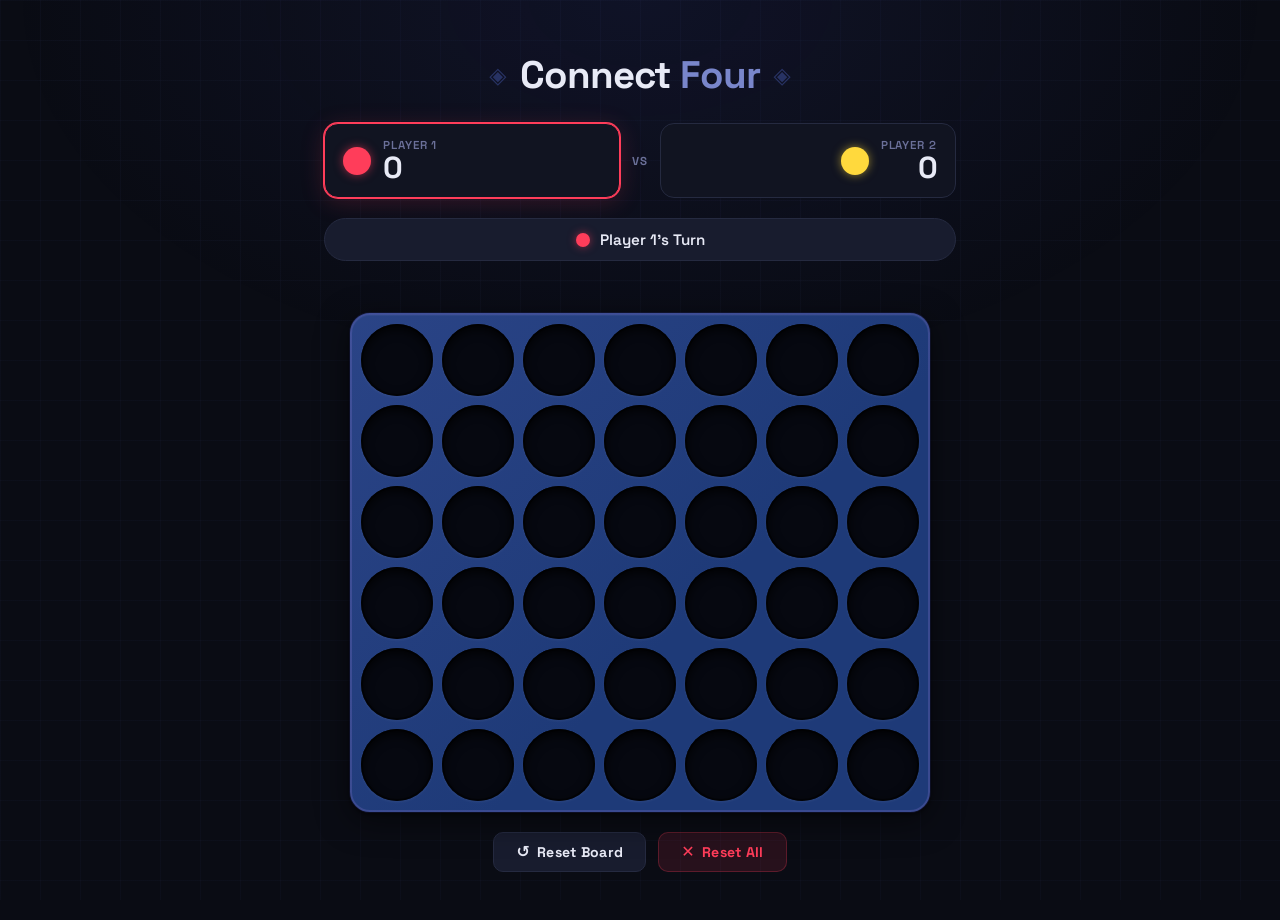
<file: Connect-Four/index.html>
<!DOCTYPE html>
<html lang="en">
<head>
  <meta charset="UTF-8" />
  <meta name="viewport" content="width=device-width, initial-scale=1.0" />
  <title>Connect Four</title>
  <link rel="stylesheet" href="style.css" />
</head>
<body>

  <!-- ===== BACKGROUND GRID DECORATION ===== -->
  <div class="bg-grid" aria-hidden="true"></div>

  <!-- ===== APP WRAPPER ===== -->
  <div class="app-wrapper">

    <!-- ===== HEADER ===== -->
    <header class="site-header">
      <div class="logo-mark" aria-hidden="true">◈</div>
      <h1 class="site-title">Connect <span>Four</span></h1>
      <div class="logo-mark" aria-hidden="true">◈</div>
    </header>

    <!-- ===== SCORE LEDGER ===== -->
    <section class="score-ledger" aria-label="Score board">
      <div class="score-card score-card--p1" id="score-card-p1">
        <div class="score-card__token" aria-hidden="true"></div>
        <div class="score-card__info">
          <span class="score-card__label">Player 1</span>
          <span class="score-card__value" id="score-p1">0</span>
        </div>
      </div>

      <div class="score-divider" aria-hidden="true">VS</div>

      <div class="score-card score-card--p2" id="score-card-p2">
        <div class="score-card__info score-card__info--right">
          <span class="score-card__label">Player 2</span>
          <span class="score-card__value" id="score-p2">0</span>
        </div>
        <div class="score-card__token" aria-hidden="true"></div>
      </div>
    </section>

    <!-- ===== TURN BANNER ===== -->
    <div class="turn-banner" id="turn-banner" aria-live="polite" aria-atomic="true">
      <div class="turn-banner__pip" id="turn-pip" aria-hidden="true"></div>
      <span id="turn-text">Player 1's Turn</span>
    </div>

    <!-- ===== GAME BOARD AREA ===== -->
    <main class="board-area" aria-label="Game board">

      <!-- Column hover preview indicators -->
      <div class="col-previews" id="col-previews" aria-hidden="true">
        <!-- 7 preview arrows injected by JS -->
      </div>

      <!-- The board frame -->
      <div class="board-frame">
        <!-- 7 clickable column overlays + 6×7 cell grid injected by JS -->
        <div class="board-grid" id="board-grid" role="grid" aria-label="Connect Four board, 6 rows by 7 columns">
        </div>

        <!-- Column click targets injected by JS -->
        <div class="col-targets" id="col-targets" aria-label="Column selectors"></div>
      </div>

    </main>

    <!-- ===== ACTION BUTTONS ===== -->
    <div class="action-row">
      <button class="btn btn--secondary" id="btn-reset-board" type="button">
        <span class="btn__icon" aria-hidden="true">↺</span> Reset Board
      </button>
      <button class="btn btn--danger" id="btn-reset-all" type="button">
        <span class="btn__icon" aria-hidden="true">✕</span> Reset All
      </button>
    </div>

  </div><!-- /app-wrapper -->

  <!-- ===== WIN / DRAW MODAL ===== -->
  <div class="modal-backdrop" id="modal-backdrop" role="dialog" aria-modal="true" aria-labelledby="modal-title" hidden>
    <div class="modal">
      <div class="modal__trophy" id="modal-trophy" aria-hidden="true">🏆</div>
      <h2 class="modal__title" id="modal-title">Player 1 Wins!</h2>
      <p class="modal__subtitle" id="modal-subtitle">4 in a row — magnificent!</p>
      <div class="modal__actions">
        <button class="btn btn--primary" id="modal-play-again" type="button">Play Again</button>
        <button class="btn btn--secondary" id="modal-reset-all" type="button">Reset Scores</button>
      </div>
    </div>
  </div>

  <script src="script.js"></script>
</body>
</html>
</file>
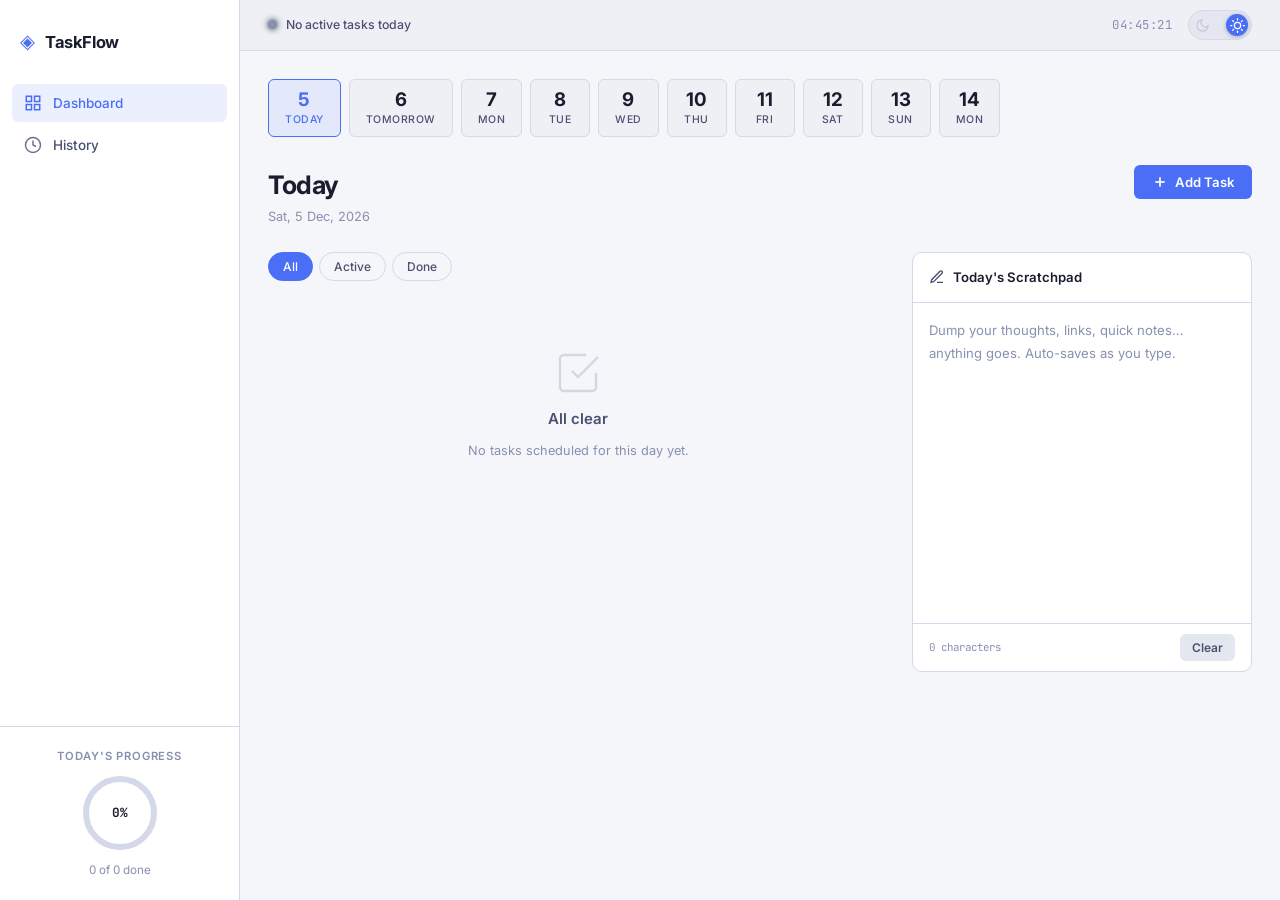
<file: To-Do-List-App/index.html>
<!DOCTYPE html>
<html lang="en">
<head>
  <meta charset="UTF-8">
  <meta name="viewport" content="width=device-width, initial-scale=1.0">
  <title>TaskFlow — Productivity Dashboard</title>
  <link rel="stylesheet" href="style.css">
  <link rel="preconnect" href="https://fonts.googleapis.com">
  <link href="https://fonts.googleapis.com/css2?family=Inter:wght@300;400;500;600;700&family=JetBrains+Mono:wght@400;500&display=swap" rel="stylesheet">
</head>
<body>

  <div class="app-shell">

    <!-- SIDEBAR -->
    <aside class="sidebar" id="sidebar">
      <div class="sidebar-header">
        <div class="logo">
          <span class="logo-icon">◈</span>
          <span class="logo-text">TaskFlow</span>
        </div>
        <button class="sidebar-toggle" id="sidebarToggle" aria-label="Toggle sidebar">
          <span></span><span></span><span></span>
        </button>
      </div>

      <nav class="sidebar-nav">
        <button class="nav-item active" data-view="dashboard">
          <svg width="18" height="18" viewBox="0 0 24 24" fill="none" stroke="currentColor" stroke-width="2"><rect x="3" y="3" width="7" height="7"/><rect x="14" y="3" width="7" height="7"/><rect x="14" y="14" width="7" height="7"/><rect x="3" y="14" width="7" height="7"/></svg>
          <span>Dashboard</span>
        </button>
        <button class="nav-item" data-view="history">
          <svg width="18" height="18" viewBox="0 0 24 24" fill="none" stroke="currentColor" stroke-width="2"><circle cx="12" cy="12" r="10"/><polyline points="12,6 12,12 16,14"/></svg>
          <span>History</span>
        </button>
      </nav>

      <div class="sidebar-stats">
        <p class="stats-label">Today's Progress</p>
        <div class="progress-ring-wrap">
          <svg class="progress-ring" width="80" height="80" viewBox="0 0 80 80">
            <circle class="progress-ring-bg" cx="40" cy="40" r="34" fill="none" stroke-width="6"/>
            <circle class="progress-ring-fill" id="progressRing" cx="40" cy="40" r="34" fill="none" stroke-width="6" stroke-linecap="round" transform="rotate(-90 40 40)"/>
          </svg>
          <span class="progress-pct" id="progressPct">0%</span>
        </div>
        <p class="stats-sub" id="statsSub">0 of 0 done</p>
      </div>
    </aside>

    <!-- MAIN CONTENT -->
    <main class="main-content" id="mainContent">

      <!-- WORKLOAD STATUS BAR -->
      <div class="workload-bar" id="workloadBar">
        <div class="workload-indicator" id="workloadIndicator">
          <span class="workload-dot" id="workloadDot"></span>
          <span class="workload-label" id="workloadLabel">No tasks today</span>
        </div>
        <div class="bar-right">
          <div class="live-clock" id="liveClock"></div>
          <button class="theme-toggle" id="themeToggle" aria-label="Toggle light/dark mode" title="Toggle theme">
            <span class="theme-icon theme-icon-moon">
              <svg width="15" height="15" viewBox="0 0 24 24" fill="none" stroke="currentColor" stroke-width="2" stroke-linecap="round"><path d="M21 12.79A9 9 0 1111.21 3 7 7 0 0021 12.79z"/></svg>
            </span>
            <span class="theme-icon theme-icon-sun">
              <svg width="15" height="15" viewBox="0 0 24 24" fill="none" stroke="currentColor" stroke-width="2" stroke-linecap="round"><circle cx="12" cy="12" r="5"/><line x1="12" y1="1" x2="12" y2="3"/><line x1="12" y1="21" x2="12" y2="23"/><line x1="4.22" y1="4.22" x2="5.64" y2="5.64"/><line x1="18.36" y1="18.36" x2="19.78" y2="19.78"/><line x1="1" y1="12" x2="3" y2="12"/><line x1="21" y1="12" x2="23" y2="12"/><line x1="4.22" y1="19.78" x2="5.64" y2="18.36"/><line x1="18.36" y1="5.64" x2="19.78" y2="4.22"/></svg>
            </span>
          </button>
        </div>
      </div>

      <!-- DASHBOARD VIEW -->
      <div class="view" id="view-dashboard">

        <!-- DATE CAROUSEL -->
        <section class="date-carousel-section" aria-label="Date navigation">
          <div class="date-carousel" id="dateCarousel" role="tablist"></div>
        </section>

        <!-- SELECTED DATE HEADER -->
        <div class="day-header">
          <div>
            <h1 class="day-title" id="dayTitle">Today</h1>
            <p class="day-subtitle" id="daySubtitle"></p>
          </div>
          <button class="btn btn-primary" id="openAddTask">
            <svg width="16" height="16" viewBox="0 0 24 24" fill="none" stroke="currentColor" stroke-width="2.5"><line x1="12" y1="5" x2="12" y2="19"/><line x1="5" y1="12" x2="19" y2="12"/></svg>
            Add Task
          </button>
        </div>

        <div class="workspace">

          <!-- TASK PANEL -->
          <section class="task-panel">

            <!-- FILTERS -->
            <div class="filter-bar">
              <button class="filter-btn active" data-filter="all">All</button>
              <button class="filter-btn" data-filter="active">Active</button>
              <button class="filter-btn" data-filter="done">Done</button>
            </div>

            <!-- TASK LIST -->
            <div class="task-list" id="taskList" role="list">
              <div class="empty-state" id="emptyState">
                <div class="empty-icon">
                  <svg width="48" height="48" viewBox="0 0 24 24" fill="none" stroke="currentColor" stroke-width="1.2"><path d="M9 11l3 3L22 4"/><path d="M21 12v7a2 2 0 01-2 2H5a2 2 0 01-2-2V5a2 2 0 012-2h11"/></svg>
                </div>
                <p class="empty-title">All clear</p>
                <p class="empty-sub">No tasks scheduled for this day yet.</p>
              </div>
            </div>
          </section>

          <!-- SCRATCHPAD (today only) -->
          <section class="scratchpad-panel" id="scratchpadPanel">
            <div class="scratchpad-header">
              <div class="scratchpad-title-row">
                <svg width="16" height="16" viewBox="0 0 24 24" fill="none" stroke="currentColor" stroke-width="2"><path d="M12 20h9"/><path d="M16.5 3.5a2.121 2.121 0 013 3L7 19l-4 1 1-4 12.5-12.5z"/></svg>
                <h2>Today's Scratchpad</h2>
              </div>
              <span class="scratchpad-saved" id="scratchpadSaved"></span>
            </div>
            <textarea
              class="scratchpad-area"
              id="scratchpadArea"
              placeholder="Dump your thoughts, links, quick notes… anything goes. Auto-saves as you type."
              spellcheck="true"
              aria-label="Scratchpad"
            ></textarea>
            <div class="scratchpad-footer">
              <span class="scratchpad-chars" id="scratchpadChars">0 characters</span>
              <button class="btn btn-ghost btn-sm" id="clearScratchpad">Clear</button>
            </div>
          </section>

        </div>
      </div>

      <!-- HISTORY VIEW -->
      <div class="view hidden" id="view-history">
        <div class="history-header">
          <h1 class="day-title">10-Day History</h1>
          <p class="day-subtitle">Completed and missed tasks from the past 10 days. Auto-purged after 10 days.</p>
        </div>
        <div class="history-list" id="historyList"></div>
      </div>

    </main>
  </div>

  <!-- ADD / EDIT TASK MODAL -->
  <div class="modal-overlay" id="taskModal" role="dialog" aria-modal="true" aria-label="Task editor">
    <div class="modal">
      <div class="modal-header">
        <h2 class="modal-title" id="modalTitle">New Task</h2>
        <button class="modal-close" id="modalClose" aria-label="Close">
          <svg width="18" height="18" viewBox="0 0 24 24" fill="none" stroke="currentColor" stroke-width="2"><line x1="18" y1="6" x2="6" y2="18"/><line x1="6" y1="6" x2="18" y2="18"/></svg>
        </button>
      </div>
      <div class="modal-body">
        <div class="form-group">
          <label class="form-label" for="taskTitle">Task Title <span class="required">*</span></label>
          <input class="form-input" type="text" id="taskTitle" placeholder="What needs to be done?" maxlength="120" autocomplete="off">
        </div>
        <div class="form-group">
          <label class="form-label" for="taskTime">Target Completion Time</label>
          <input class="form-input" type="time" id="taskTime">
        </div>
        <div class="form-group">
          <button type="button" class="desc-toggle" id="descToggle" aria-expanded="false" aria-controls="descWrapper">
            <svg width="14" height="14" viewBox="0 0 24 24" fill="none" stroke="currentColor" stroke-width="2"><polyline points="6 9 12 15 18 9"/></svg>
            Add description / notes
          </button>
          <div class="desc-wrapper collapsed" id="descWrapper">
            <textarea class="form-input form-textarea" id="taskDesc" placeholder="Steps, links, context — whatever helps…" maxlength="1000"></textarea>
            <p class="char-count"><span id="descCount">0</span>/1000</p>
          </div>
        </div>
        <div class="form-group">
          <label class="form-label">Schedule For</label>
          <div class="schedule-date-display" id="scheduleDateDisplay"></div>
        </div>
      </div>
      <div class="modal-footer">
        <button class="btn btn-ghost" id="cancelTask">Cancel</button>
        <button class="btn btn-primary" id="saveTask">Save Task</button>
      </div>
    </div>
  </div>

  <!-- DEADLINE ALERT MODAL -->
  <div class="modal-overlay alert-overlay" id="alertModal" role="alertdialog" aria-modal="true" aria-live="assertive">
    <div class="modal alert-modal">
      <div class="alert-icon-wrap">
        <div class="alert-pulse"></div>
        <svg class="alert-icon" width="32" height="32" viewBox="0 0 24 24" fill="none" stroke="currentColor" stroke-width="1.8"><circle cx="12" cy="12" r="10"/><line x1="12" y1="8" x2="12" y2="12"/><line x1="12" y1="16" x2="12.01" y2="16"/></svg>
      </div>
      <h2 class="alert-title">Deadline Reached</h2>
      <p class="alert-message" id="alertMessage"></p>
      <div class="alert-actions">
        <button class="btn btn-primary" id="alertDone">Mark as Done</button>
        <button class="btn btn-ghost" id="alertSnooze">Snooze 15 min</button>
        <button class="btn btn-ghost" id="alertDismiss">Dismiss</button>
      </div>
    </div>
  </div>

  <script src="script.js"></script>
</body>
</html>
</file>
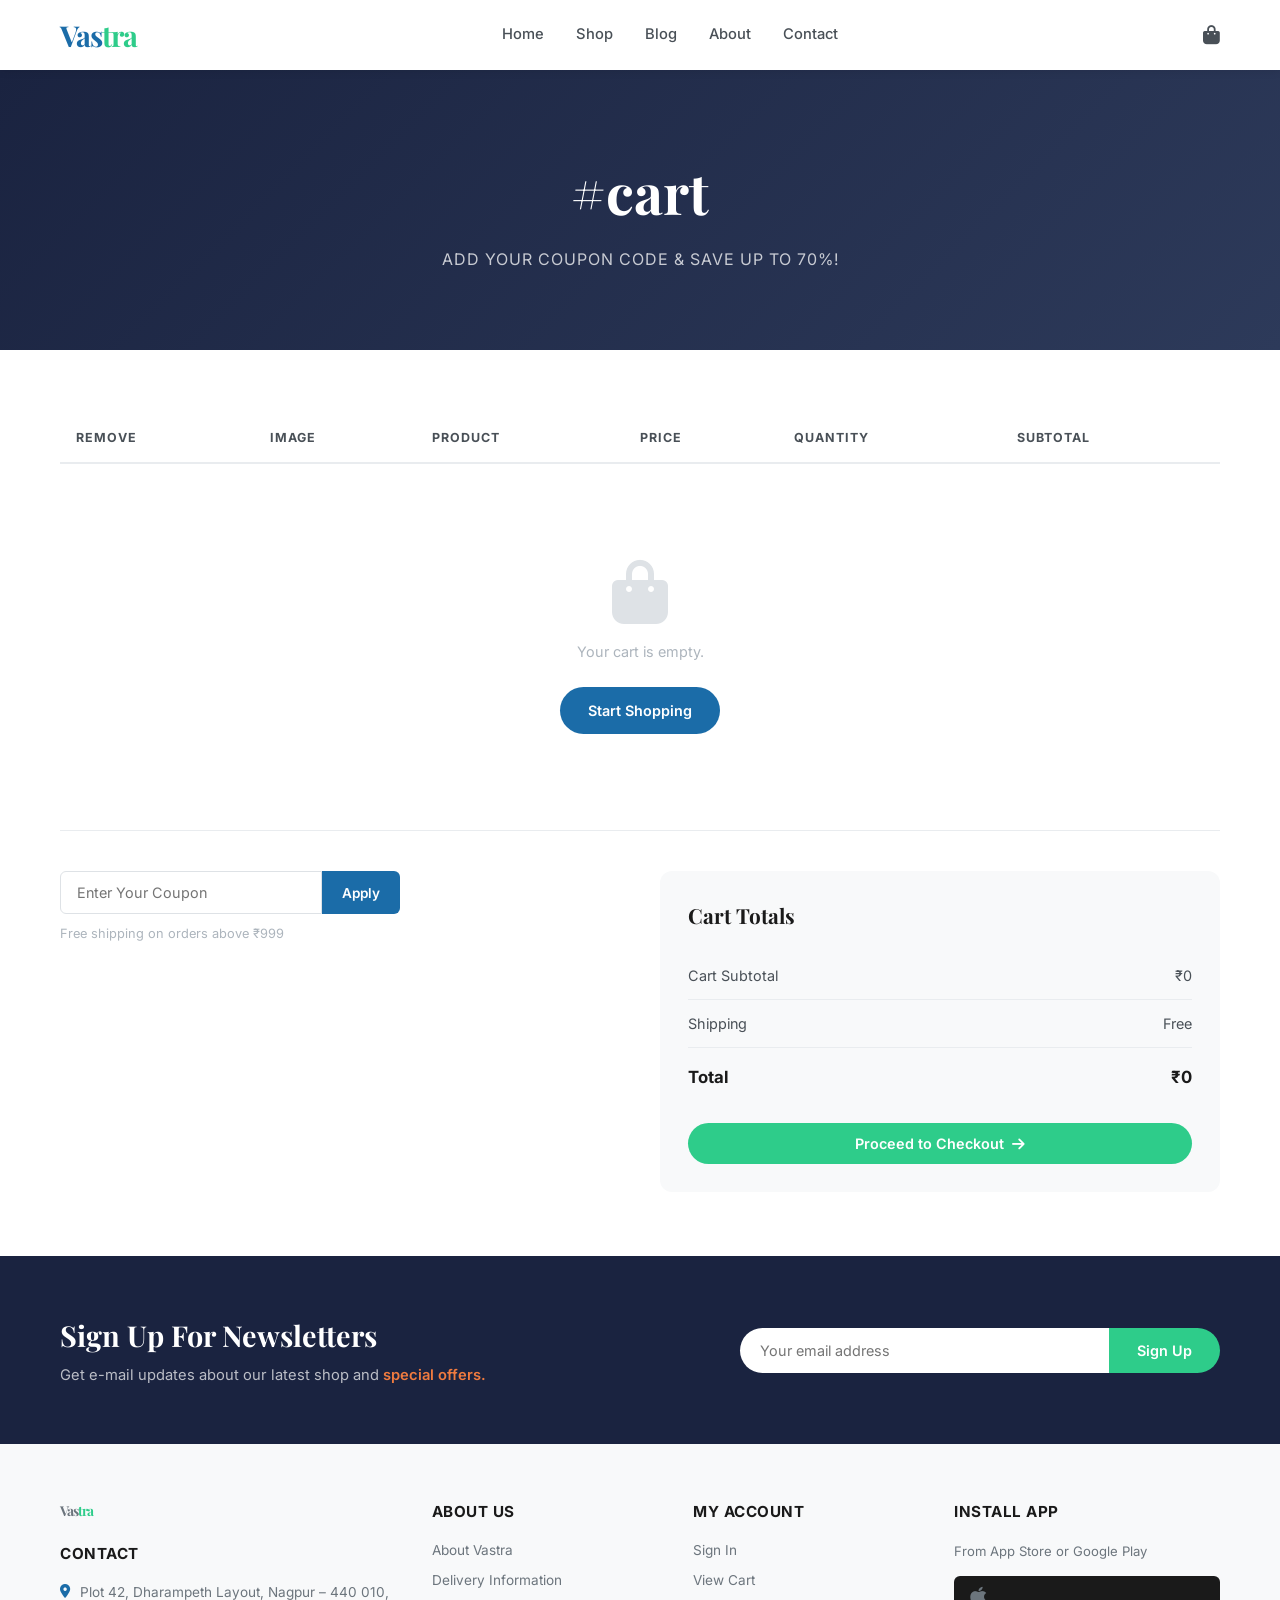
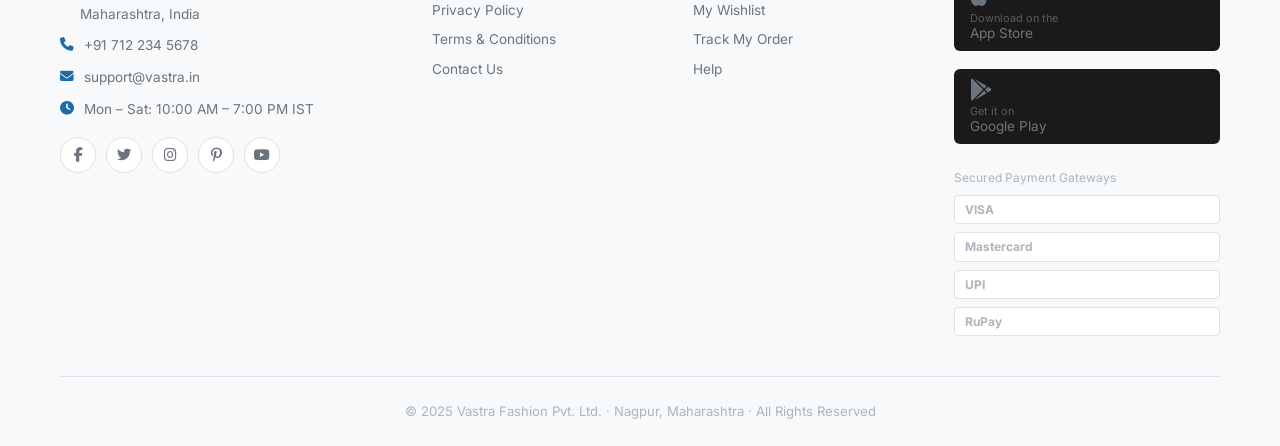
<file: cart.html>
<!DOCTYPE html>
<html lang="en">
<head>
<meta charset="UTF-8"/>
<meta name="viewport" content="width=device-width, initial-scale=1.0"/>
<title>Vastra – Cart</title>
<link rel="stylesheet" href="style.css"/>
<link rel="stylesheet" href="https://cdnjs.cloudflare.com/ajax/libs/font-awesome/6.5.0/css/all.min.css"/>
</head>
<body>

<header id="header">
  <div class="header-inner">
    <a href="index.html" class="logo">Vas<span>tra</span></a>
    <nav class="navbar">
      <a href="index.html">Home</a>
      <a href="shop.html">Shop</a>
      <a href="blog.html">Blog</a>
      <a href="about.html">About</a>
      <a href="contact.html">Contact</a>
    </nav>
    <div class="header-actions">
      <a href="cart.html" class="cart-icon"><i class="fas fa-shopping-bag"></i><span class="cart-badge">0</span></a>
      <div class="hamburger" id="hamburger"><span></span><span></span><span></span></div>
    </div>
  </div>
</header>

<nav class="mobile-nav" id="mobileNav">
  <a href="index.html">Home</a><a href="shop.html">Shop</a><a href="blog.html">Blog</a><a href="about.html">About</a><a href="contact.html">Contact</a><a href="cart.html">Cart</a>
</nav>
<div class="mobile-overlay" id="mobileOverlay"></div>

<div class="page-banner cart-banner">
  <div class="page-banner-content">
    <h1>#cart</h1>
    <p>Add your coupon code &amp; SAVE up to 70%!</p>
  </div>
</div>

<section class="cart-section">
  <div class="container">
    <div class="cart-table-wrap">
      <table class="cart-table">
        <thead>
          <tr>
            <th>Remove</th>
            <th>Image</th>
            <th>Product</th>
            <th>Price</th>
            <th>Quantity</th>
            <th>Subtotal</th>
          </tr>
        </thead>
        <tbody id="cartBody"></tbody>
      </table>
    </div>
    <div class="cart-bottom">
      <div>
        <div class="coupon-row">
          <input type="text" id="couponInput" placeholder="Enter Your Coupon"/>
          <button onclick="document.querySelector('.toast').innerHTML='<i class=\'fas fa-tag\'></i> Coupon applied!';document.querySelector('.toast').classList.add('show');setTimeout(()=>document.querySelector('.toast').classList.remove('show'),3000)">Apply</button>
        </div>
        <p style="font-size:0.8rem;color:var(--grey-500);margin-top:10px">Free shipping on orders above ₹999</p>
      </div>
      <div class="cart-totals">
        <h3>Cart Totals</h3>
        <div class="totals-row"><span>Cart Subtotal</span><span id="cartSubtotal">₹0</span></div>
        <div class="totals-row"><span>Shipping</span><span id="cartShipping">Free</span></div>
        <div class="totals-row total"><span>Total</span><span id="cartTotal">₹0</span></div>
        <button class="btn btn-green" style="width:100%;margin-top:20px;justify-content:center" id="checkoutBtn">Proceed to Checkout <i class="fas fa-arrow-right"></i></button>
      </div>
    </div>
  </div>
</section>

<section id="newsletter">
  <div class="container">
    <div class="newsletter-inner">
      <div class="newsletter-text">
        <h3>Sign Up For Newsletters</h3>
        <p>Get e-mail updates about our latest shop and <span>special offers.</span></p>
      </div>
      <form class="newsletter-form" onsubmit="return false;">
        <input type="email" placeholder="Your email address" required/>
        <button type="submit">Sign Up</button>
      </form>
    </div>
  </div>
</section>

<footer id="footer">
  <div class="container">
    <div class="footer-grid">
      <div class="footer-brand footer-section">
        <a href="index.html" class="logo">Vas<span>tra</span></a>
        <h4>Contact</h4>
        <div class="footer-contact-item"><i class="fas fa-map-marker-alt"></i><span>Plot 42, Dharampeth Layout, Nagpur – 440 010, Maharashtra, India</span></div>
        <div class="footer-contact-item"><i class="fas fa-phone"></i><span>+91 712 234 5678</span></div>
        <div class="footer-contact-item"><i class="fas fa-envelope"></i><span>support@vastra.in</span></div>
        <div class="footer-contact-item"><i class="fas fa-clock"></i><span>Mon – Sat: 10:00 AM – 7:00 PM IST</span></div>
        <div class="social-links">
          <a href="#"><i class="fab fa-facebook-f"></i></a><a href="#"><i class="fab fa-twitter"></i></a><a href="#"><i class="fab fa-instagram"></i></a><a href="#"><i class="fab fa-pinterest-p"></i></a><a href="#"><i class="fab fa-youtube"></i></a>
        </div>
      </div>
      <div class="footer-section">
        <h4>About Us</h4>
        <a href="about.html">About Vastra</a><a href="#">Delivery Information</a><a href="#">Privacy Policy</a><a href="#">Terms &amp; Conditions</a><a href="contact.html">Contact Us</a>
      </div>
      <div class="footer-section">
        <h4>My Account</h4>
        <a href="#">Sign In</a><a href="cart.html">View Cart</a><a href="#">My Wishlist</a><a href="#">Track My Order</a><a href="#">Help</a>
      </div>
      <div class="footer-section">
        <h4>Install App</h4>
        <p style="font-size:0.82rem;margin-bottom:12px;">From App Store or Google Play</p>
        <div class="app-buttons">
          <a href="#" class="app-btn"><i class="fab fa-apple"></i><div class="app-btn-text"><small>Download on the</small>App Store</div></a>
          <a href="#" class="app-btn"><i class="fab fa-google-play"></i><div class="app-btn-text"><small>Get it on</small>Google Play</div></a>
        </div>
        <div class="payment-logos"><span>Secured Payment Gateways</span><span class="pay-badge">VISA</span><span class="pay-badge">Mastercard</span><span class="pay-badge">UPI</span><span class="pay-badge">RuPay</span></div>
      </div>
    </div>
    <div class="footer-bottom"><p>© 2025 Vastra Fashion Pvt. Ltd. · Nagpur, Maharashtra · All Rights Reserved</p></div>
  </div>
</footer>

<div class="toast"></div>
<script src="script.js"></script>
</body>
</html>
</file>
<file: Connect-Four/style.css>
/* ============================================================
   CONNECT FOUR — style.css
   Design: Dark high-tech arena. Signature: the board frame
   glows and breathes with a deep blue-violet backlight.
   Typography: "Space Grotesk" display + system sans body.
   ============================================================ */

/* ── Google Font ─────────────────────────────────────────── */
@import url('https://fonts.googleapis.com/css2?family=Space+Grotesk:wght@400;500;600;700;800&display=swap');

/* ── Design Tokens ───────────────────────────────────────── */
:root {
  /* Palette */
  --clr-bg:          #0a0c14;
  --clr-surface:     #111421;
  --clr-surface-2:   #181c2e;
  --clr-border:      #252a40;
  --clr-border-glow: #3a4a90;

  --clr-p1:          #ff3d5a;
  --clr-p1-glow:     rgba(255, 61, 90, 0.55);
  --clr-p1-dim:      rgba(255, 61, 90, 0.18);

  --clr-p2:          #ffd93d;
  --clr-p2-glow:     rgba(255, 217, 61, 0.55);
  --clr-p2-dim:      rgba(255, 217, 61, 0.18);

  --clr-board:       #1e3a78;
  --clr-hole:        #060810;
  --clr-hole-rim:    rgba(0,0,0,0.8);

  --clr-text:        #e8eaf6;
  --clr-text-muted:  #6b7099;
  --clr-accent:      #5c6bc0;
  --clr-accent-hi:   #7986cb;

  /* Typography */
  --font-display: 'Space Grotesk', system-ui, sans-serif;
  --font-body:    system-ui, -apple-system, sans-serif;

  /* Sizing */
  --cell-size:    clamp(44px, 9vw, 72px);
  --cell-gap:     clamp(5px, 1vw, 9px);
  --board-radius: 20px;

  /* Motion */
  --ease-bounce:  cubic-bezier(0.34, 1.46, 0.64, 1);
  --ease-snap:    cubic-bezier(0.16, 1, 0.3, 1);
  --dur-drop:     0.48s;
  --dur-fast:     0.18s;
  --dur-med:      0.28s;
}

/* ── Reset ───────────────────────────────────────────────── */
*, *::before, *::after { box-sizing: border-box; margin: 0; padding: 0; }
html { scroll-behavior: smooth; -webkit-text-size-adjust: 100%; }
body {
  font-family: var(--font-body);
  background: var(--clr-bg);
  color: var(--clr-text);
  min-height: 100dvh;
  overflow-x: hidden;
  position: relative;
}

/* ── Background Grid Decoration ─────────────────────────── */
.bg-grid {
  position: fixed;
  inset: 0;
  pointer-events: none;
  z-index: 0;
  background-image:
          linear-gradient(rgba(92, 107, 192, 0.04) 1px, transparent 1px),
          linear-gradient(90deg, rgba(92, 107, 192, 0.04) 1px, transparent 1px);
  background-size: 40px 40px;
}
.bg-grid::after {
  content: '';
  position: absolute;
  inset: 0;
  background: radial-gradient(ellipse 70% 60% at 50% 0%, rgba(60,70,180,0.12) 0%, transparent 70%);
}

/* ── App Wrapper ─────────────────────────────────────────── */
.app-wrapper {
  position: relative;
  z-index: 1;
  max-width: 680px;
  margin: 0 auto;
  padding: clamp(16px, 4vw, 36px) clamp(12px, 4vw, 24px) 48px;
  display: flex;
  flex-direction: column;
  align-items: center;
  gap: 20px;
}

/* ── Header ──────────────────────────────────────────────── */
.site-header {
  display: flex;
  align-items: center;
  gap: 14px;
  padding: 14px 0 4px;
}
.site-title {
  font-family: var(--font-display);
  font-size: clamp(1.6rem, 5vw, 2.4rem);
  font-weight: 800;
  letter-spacing: -0.03em;
  color: var(--clr-text);
}
.site-title span {
  color: var(--clr-accent-hi);
}
.logo-mark {
  font-size: 1.4rem;
  color: var(--clr-border-glow);
  opacity: 0.6;
  user-select: none;
}

/* ── Score Ledger ────────────────────────────────────────── */
.score-ledger {
  display: flex;
  align-items: center;
  gap: 12px;
  width: 100%;
}
.score-card {
  flex: 1;
  display: flex;
  align-items: center;
  gap: 12px;
  padding: 14px 18px;
  background: var(--clr-surface);
  border: 1px solid var(--clr-border);
  border-radius: 14px;
  transition: border-color var(--dur-med) ease,
  box-shadow var(--dur-med) ease;
}
.score-card--p2 {
  flex-direction: row-reverse;
}
.score-card__token {
  width: 28px;
  height: 28px;
  border-radius: 50%;
  flex-shrink: 0;
  transition: box-shadow var(--dur-med) ease;
}
.score-card--p1 .score-card__token {
  background: var(--clr-p1);
  box-shadow: 0 0 10px var(--clr-p1-glow);
}
.score-card--p2 .score-card__token {
  background: var(--clr-p2);
  box-shadow: 0 0 10px var(--clr-p2-glow);
}
.score-card__info {
  display: flex;
  flex-direction: column;
  gap: 1px;
}
.score-card__info--right {
  align-items: flex-end;
}
.score-card__label {
  font-family: var(--font-display);
  font-size: 0.72rem;
  font-weight: 600;
  text-transform: uppercase;
  letter-spacing: 0.08em;
  color: var(--clr-text-muted);
}
.score-card__value {
  font-family: var(--font-display);
  font-size: 1.9rem;
  font-weight: 800;
  line-height: 1;
  letter-spacing: -0.04em;
  color: var(--clr-text);
  transition: transform 0.2s var(--ease-bounce);
}

/* Active score card highlight */
.score-card--p1.active {
  border-color: var(--clr-p1);
  box-shadow: 0 0 0 1px var(--clr-p1), 0 4px 24px var(--clr-p1-dim);
}
.score-card--p2.active {
  border-color: var(--clr-p2);
  box-shadow: 0 0 0 1px var(--clr-p2), 0 4px 24px var(--clr-p2-dim);
}

/* Score bump animation */
.score-card__value.bump {
  animation: scoreBump 0.4s var(--ease-bounce) forwards;
}
@keyframes scoreBump {
  0%   { transform: scale(1); }
  50%  { transform: scale(1.45); }
  100% { transform: scale(1); }
}

.score-divider {
  font-family: var(--font-display);
  font-size: 0.72rem;
  font-weight: 700;
  color: var(--clr-text-muted);
  letter-spacing: 0.12em;
  flex-shrink: 0;
}

/* ── Turn Banner ─────────────────────────────────────────── */
.turn-banner {
  display: flex;
  align-items: center;
  justify-content: center;
  gap: 10px;
  width: 100%;
  padding: 11px 20px;
  background: var(--clr-surface-2);
  border: 1px solid var(--clr-border);
  border-radius: 50px;
  font-family: var(--font-display);
  font-size: 0.95rem;
  font-weight: 600;
  color: var(--clr-text);
  transition: border-color var(--dur-med) ease;
}
.turn-banner__pip {
  width: 14px;
  height: 14px;
  border-radius: 50%;
  flex-shrink: 0;
  transition: background var(--dur-med) ease,
  box-shadow var(--dur-med) ease;
}
.turn-banner.p1 .turn-banner__pip {
  background: var(--clr-p1);
  box-shadow: 0 0 8px var(--clr-p1-glow);
  animation: pulseP1 1.8s ease-in-out infinite;
}
.turn-banner.p2 .turn-banner__pip {
  background: var(--clr-p2);
  box-shadow: 0 0 8px var(--clr-p2-glow);
  animation: pulseP2 1.8s ease-in-out infinite;
}
.turn-banner.game-over .turn-banner__pip {
  animation: none;
}
@keyframes pulseP1 {
  0%, 100% { box-shadow: 0 0 6px var(--clr-p1-glow); }
  50%       { box-shadow: 0 0 16px var(--clr-p1-glow), 0 0 28px var(--clr-p1-glow); }
}
@keyframes pulseP2 {
  0%, 100% { box-shadow: 0 0 6px var(--clr-p2-glow); }
  50%       { box-shadow: 0 0 16px var(--clr-p2-glow), 0 0 28px var(--clr-p2-glow); }
}

/* ── Board Area ──────────────────────────────────────────── */
.board-area {

  width: 100%;
  display: flex;
  flex-direction: column;
  align-items: center;
  gap: 0;
}

/* Column preview arrows */
.col-previews {
  display: grid;
  grid-template-columns: repeat(7, var(--cell-size));
  gap: var(--cell-gap);
  margin-bottom: 4px;
  padding: 0 calc(var(--cell-gap) * 0.5);
}
.col-preview {
  height: 28px;
  display: flex;
  align-items: center;
  justify-content: center;
  border-radius: 6px 6px 0 0;
  opacity: 0;
  transition: opacity var(--dur-fast) ease,
  background var(--dur-fast) ease;
  pointer-events: none;
}
.col-preview .preview-token {
  width: calc(var(--cell-size) * 0.45);
  height: calc(var(--cell-size) * 0.45);
  border-radius: 50%;
  opacity: 0.55;
  transform: translateY(2px);
  transition: background var(--dur-fast) ease,
  box-shadow var(--dur-fast) ease;
}
.col-preview.hovered {
  opacity: 1;
}
.col-preview.hovered.p1 .preview-token {
  background: var(--clr-p1);
  box-shadow: 0 0 10px var(--clr-p1-glow);
}
.col-preview.hovered.p2 .preview-token {
  background: var(--clr-p2);
  box-shadow: 0 0 10px var(--clr-p2-glow);
}

/* Board Frame */
.board-frame {
  position: relative;
  background: var(--clr-board);
  border-radius: var(--board-radius);
  padding: var(--cell-gap);
  border: 2px solid var(--clr-border-glow);
  box-shadow:
          0 0 0 1px rgba(60,70,180,0.15),
          0 2px 4px rgba(0,0,0,0.6),
          0 8px 32px rgba(0,0,0,0.5),
          inset 0 1px 0 rgba(255,255,255,0.04);
  transition: box-shadow var(--dur-med) ease;
}
.board-frame::before {
  content: '';
  position: absolute;
  inset: -2px;
  border-radius: calc(var(--board-radius) + 2px);
  background: linear-gradient(135deg, rgba(92,107,192,0.2) 0%, transparent 60%);
  pointer-events: none;
  z-index: 0;
}

/* Board Grid */
.board-grid {
  display: grid;
  grid-template-columns: repeat(7, var(--cell-size));
  grid-template-rows: repeat(6, var(--cell-size));
  gap: var(--cell-gap);
  position: relative;
  z-index: 1;
}

/* Each cell */
.cell {
  width: var(--cell-size);
  height: var(--cell-size);
  border-radius: 50%;
  background: var(--clr-hole);
  box-shadow:
          inset 0 4px 12px rgba(0,0,0,0.9),
          inset 0 0 0 2px rgba(0,0,0,0.5),
          0 1px 3px rgba(255,255,255,0.07);
  position: relative;
  overflow: hidden;
}

/* Token inside cell */
.token {
  position: absolute;
  inset: 0;
  border-radius: 50%;
  transform: translateY(-700%);
  will-change: transform;
}
.token.p1 {
  background: radial-gradient(circle at 35% 32%, #ff8096 0%, var(--clr-p1) 55%, #b0001e 100%);
  box-shadow: inset 0 -3px 6px rgba(0,0,0,0.35);
}
.token.p2 {
  background: radial-gradient(circle at 35% 32%, #fff0a0 0%, var(--clr-p2) 55%, #b89000 100%);
  box-shadow: inset 0 -3px 6px rgba(0,0,0,0.35);
}
.token.drop {
  animation: tokenDrop var(--dur-drop) var(--ease-bounce) forwards;
}

/* Winning token glow */
.token.winner {
  animation: winGlow 0.9s ease-in-out infinite alternate;
}
.token.p1.winner {
  box-shadow:
          inset 0 -3px 6px rgba(0,0,0,0.35),
          0 0 14px var(--clr-p1-glow),
          0 0 30px var(--clr-p1-glow);
}
.token.p2.winner {
  box-shadow:
          inset 0 -3px 6px rgba(0,0,0,0.35),
          0 0 14px var(--clr-p2-glow),
          0 0 30px var(--clr-p2-glow);
}
@keyframes winGlow {
  from { filter: brightness(1);   }
  to   { filter: brightness(1.35); }
}

/* ── @keyframes tokenDrop ────────────────────────────────── */
/* JS sets a CSS custom property --drop-distance on each token */
@keyframes tokenDrop {
  0%   { transform: translateY(var(--drop-start, -700%)); }
  100% { transform: translateY(0); }
}

/* Column Click Targets (invisible overlay) */
.col-targets {
  position: absolute;
  inset: 0;
  z-index: 10;
  display: grid;
  grid-template-columns: repeat(7, 1fr);
  border-radius: var(--board-radius);
  overflow: hidden;
}
.col-target {
  cursor: pointer;
  background: transparent;   /* ← CRITICAL: kills Chrome's default buttonface white */
  border: none;              /* ← remove any browser button border */
  padding: 0;
  appearance: none;
  -webkit-appearance: none;
  transition: background var(--dur-fast) ease;
}
.col-target:hover,
.col-target:focus-visible {
  background: rgba(255,255,255,0.06);
  outline: none;
}
.col-target.blocked {
  cursor: not-allowed;
}

/* Column hover glow on board frame */
.board-frame.col-hover-p1 {
  box-shadow:
          0 0 0 1px rgba(255,61,90,0.2),
          0 2px 4px rgba(0,0,0,0.6),
          0 8px 32px rgba(255,61,90,0.12),
          inset 0 1px 0 rgba(255,255,255,0.04);
}
.board-frame.col-hover-p2 {
  box-shadow:
          0 0 0 1px rgba(255,217,61,0.2),
          0 2px 4px rgba(0,0,0,0.6),
          0 8px 32px rgba(255,217,61,0.1),
          inset 0 1px 0 rgba(255,255,255,0.04);
}

/* ── Action Buttons ──────────────────────────────────────── */
.action-row {
  display: flex;
  gap: 12px;
  flex-wrap: wrap;
  justify-content: center;
}
.btn {
  display: inline-flex;
  align-items: center;
  gap: 7px;
  padding: 10px 22px;
  border: none;
  border-radius: 10px;
  font-family: var(--font-display);
  font-size: 0.88rem;
  font-weight: 700;
  letter-spacing: 0.02em;
  cursor: pointer;
  transition:
          transform var(--dur-fast) ease,
          box-shadow var(--dur-fast) ease,
          background var(--dur-fast) ease,
          opacity var(--dur-fast) ease;
  user-select: none;
  -webkit-tap-highlight-color: transparent;
}
.btn:active { transform: scale(0.96); }
.btn__icon {
  font-size: 1rem;
  line-height: 1;
}

.btn--primary {
  background: var(--clr-accent);
  color: #fff;
  box-shadow: 0 4px 20px rgba(92,107,192,0.4);
}
.btn--primary:hover {
  background: var(--clr-accent-hi);
  box-shadow: 0 4px 28px rgba(92,107,192,0.6);
}

.btn--secondary {
  background: var(--clr-surface-2);
  color: var(--clr-text);
  border: 1px solid var(--clr-border);
}
.btn--secondary:hover {
  background: var(--clr-surface);
  border-color: var(--clr-border-glow);
}

.btn--danger {
  background: rgba(255,61,90,0.12);
  color: var(--clr-p1);
  border: 1px solid rgba(255,61,90,0.25);
}
.btn--danger:hover {
  background: rgba(255,61,90,0.22);
  border-color: var(--clr-p1);
  box-shadow: 0 0 16px rgba(255,61,90,0.2);
}

/* ── Modal ───────────────────────────────────────────────── */
.modal-backdrop {
  position: fixed;
  inset: 0;
  z-index: 100;
  display: flex;
  align-items: center;
  justify-content: center;
  background: rgba(10,12,20,0.85);
  backdrop-filter: blur(8px);
  -webkit-backdrop-filter: blur(8px);
  padding: 20px;
  animation: backdropIn 0.25s ease forwards;
}
.modal-backdrop[hidden] {
  display: none;
}
@keyframes backdropIn {
  from { opacity: 0; }
  to   { opacity: 1; }
}

.modal {
  background: var(--clr-surface-2);
  border: 1px solid var(--clr-border-glow);
  border-radius: 24px;
  padding: clamp(28px, 6vw, 48px) clamp(24px, 6vw, 52px);
  text-align: center;
  max-width: 380px;
  width: 100%;
  box-shadow:
          0 0 0 1px rgba(92,107,192,0.15),
          0 24px 64px rgba(0,0,0,0.7),
          0 4px 12px rgba(0,0,0,0.4);
  animation: modalIn 0.35s var(--ease-bounce) forwards;
}
@keyframes modalIn {
  from { transform: scale(0.88) translateY(20px); opacity: 0; }
  to   { transform: scale(1) translateY(0);       opacity: 1; }
}

.modal__trophy {
  font-size: 3.2rem;
  line-height: 1;
  margin-bottom: 14px;
  display: block;
  animation: trophyBounce 0.6s 0.2s var(--ease-bounce) both;
}
@keyframes trophyBounce {
  from { transform: scale(0) rotate(-15deg); opacity: 0; }
  to   { transform: scale(1) rotate(0);      opacity: 1; }
}

.modal__title {
  font-family: var(--font-display);
  font-size: clamp(1.5rem, 5vw, 2rem);
  font-weight: 800;
  letter-spacing: -0.03em;
  margin-bottom: 8px;
  color: var(--clr-text);
}
.modal__title.p1 { color: var(--clr-p1); }
.modal__title.p2 { color: var(--clr-p2); }

.modal__subtitle {
  font-size: 0.9rem;
  color: var(--clr-text-muted);
  margin-bottom: 28px;
}

.modal__actions {
  display: flex;
  gap: 10px;
  justify-content: center;
  flex-wrap: wrap;
}

/* ── Responsive Tweaks ───────────────────────────────────── */
@media (max-width: 480px) {
  :root {
    --cell-size: clamp(38px, 12vw, 52px);
    --cell-gap: 5px;
  }
  .score-card { padding: 11px 14px; }
  .score-card__value { font-size: 1.55rem; }
}

@media (max-width: 360px) {
  :root {
    --cell-size: 38px;
    --cell-gap: 4px;
  }
}

/* ── Reduced Motion ──────────────────────────────────────── */
@media (prefers-reduced-motion: reduce) {
  .token.drop { animation: none; transform: translateY(0); }
  .turn-banner__pip { animation: none; }
  .token.winner { animation: none; }
  .modal { animation: none; }
  .modal__trophy { animation: none; }
  .modal-backdrop { animation: none; }
}
</file>
<file: To-Do-List-App/style.css>
/* ── DARK MODE TOKENS (default) ── */
:root {
  --bg: #0f1117;
  --bg-2: #16181f;
  --bg-3: #1e2029;
  --bg-4: #252831;
  --border: #2a2d38;
  --border-subtle: #1f2230;
  --text: #e8eaf0;
  --text-2: #9499b0;
  --text-3: #5d6280;
  --accent: #5b7fff;
  --accent-hover: #7494ff;
  --accent-dim: rgba(91, 127, 255, 0.12);
  --accent-dim-hover: rgba(91, 127, 255, 0.22);
  --green: #34d399;
  --green-dim: rgba(52, 211, 153, 0.12);
  --red: #f87171;
  --red-dim: rgba(248, 113, 113, 0.12);
  --amber: #fbbf24;
  --amber-dim: rgba(251, 191, 36, 0.12);
  --state-low-bar: #1a2e22;
  --state-low-text: #34d399;
  --state-low-dot: #34d399;
  --state-medium-bar: #2d2510;
  --state-medium-text: #fbbf24;
  --state-medium-dot: #fbbf24;
  --state-high-bar: #2e1a1a;
  --state-high-text: #f87171;
  --state-high-dot: #f87171;
  --modal-overlay-bg: rgba(0, 0, 0, 0.65);
  --sidebar-w: 240px;
  --radius: 10px;
  --radius-sm: 6px;
  --radius-lg: 14px;
  --shadow: 0 4px 24px rgba(0, 0, 0, 0.45);
  --shadow-sm: 0 2px 8px rgba(0, 0, 0, 0.35);
  --transition: 0.2s ease;
  --font: 'Inter', system-ui, sans-serif;
  --font-mono: 'JetBrains Mono', 'Fira Code', monospace;
}

/* ── LIGHT MODE TOKENS ── */
body.light {
  --bg: #f5f6fa;
  --bg-2: #ffffff;
  --bg-3: #eef0f6;
  --bg-4: #e4e7f0;
  --border: #d4d8e8;
  --border-subtle: #e0e3ef;
  --text: #1a1d2e;
  --text-2: #4a5070;
  --text-3: #8890b0;
  --accent: #4a6ef5;
  --accent-hover: #3a5ee0;
  --accent-dim: rgba(74, 110, 245, 0.10);
  --accent-dim-hover: rgba(74, 110, 245, 0.18);
  --green: #059669;
  --green-dim: rgba(5, 150, 105, 0.10);
  --red: #dc2626;
  --red-dim: rgba(220, 38, 38, 0.10);
  --amber: #d97706;
  --amber-dim: rgba(217, 119, 6, 0.10);
  --state-low-bar: #dcfce7;
  --state-low-text: #15803d;
  --state-low-dot: #16a34a;
  --state-medium-bar: #fef9c3;
  --state-medium-text: #a16207;
  --state-medium-dot: #ca8a04;
  --state-high-bar: #fee2e2;
  --state-high-text: #b91c1c;
  --state-high-dot: #dc2626;
  --modal-overlay-bg: rgba(30, 32, 60, 0.45);
  --shadow: 0 4px 24px rgba(0, 0, 0, 0.10);
  --shadow-sm: 0 2px 8px rgba(0, 0, 0, 0.07);
}

body.light input[type="time"].form-input { color-scheme: light; }

*, *::before, *::after { box-sizing: border-box; margin: 0; padding: 0; }
html { font-size: 15px; }
body {
  font-family: var(--font);
  background: var(--bg);
  color: var(--text);
  line-height: 1.6;
  min-height: 100dvh;
  overflow-x: hidden;
  -webkit-font-smoothing: antialiased;
  transition: background 0.3s ease, color 0.3s ease;
}
button { cursor: pointer; font-family: var(--font); }
textarea, input { font-family: var(--font); }
svg { display: block; flex-shrink: 0; }
.hidden { display: none !important; }

/* ── APP SHELL ── */
.app-shell { display: flex; min-height: 100dvh; }

/* ── SIDEBAR ── */
.sidebar {
  width: var(--sidebar-w);
  background: var(--bg-2);
  border-right: 1px solid var(--border);
  display: flex;
  flex-direction: column;
  padding: 0;
  position: fixed;
  top: 0; left: 0; bottom: 0;
  z-index: 200;
  transition: transform var(--transition), background 0.3s ease, border-color 0.3s ease;
}
.sidebar-header {
  display: flex;
  align-items: center;
  justify-content: space-between;
  padding: 20px 20px 0;
  height: 64px;
}
.logo { display: flex; align-items: center; gap: 10px; }
.logo-icon { font-size: 1.3rem; color: var(--accent); line-height: 1; }
.logo-text { font-size: 1.1rem; font-weight: 700; letter-spacing: -0.4px; color: var(--text); }
.sidebar-toggle {
  display: none;
  flex-direction: column;
  gap: 5px;
  background: none;
  border: none;
  padding: 5px;
}
.sidebar-toggle span { display: block; width: 20px; height: 2px; background: var(--text-2); border-radius: 2px; transition: var(--transition); }

.sidebar-nav { display: flex; flex-direction: column; gap: 4px; padding: 20px 12px; flex: 1; }
.nav-item {
  display: flex;
  align-items: center;
  gap: 11px;
  padding: 10px 12px;
  border-radius: var(--radius-sm);
  background: none;
  border: none;
  color: var(--text-2);
  font-size: 0.9rem;
  font-weight: 500;
  width: 100%;
  text-align: left;
  transition: background var(--transition), color var(--transition);
}
.nav-item:hover { background: var(--bg-4); color: var(--text); }
.nav-item.active { background: var(--accent-dim); color: var(--accent); }
.nav-item svg { opacity: 0.8; }
.nav-item.active svg { opacity: 1; }

.sidebar-stats {
  padding: 20px;
  border-top: 1px solid var(--border);
  display: flex;
  flex-direction: column;
  align-items: center;
  gap: 8px;
}
.stats-label { font-size: 0.75rem; font-weight: 600; text-transform: uppercase; letter-spacing: 0.8px; color: var(--text-3); }
.progress-ring-wrap { position: relative; display: flex; align-items: center; justify-content: center; }
.progress-ring-bg { stroke: var(--border); }
.progress-ring-fill { stroke: var(--accent); stroke-dasharray: 213.6; stroke-dashoffset: 213.6; transition: stroke-dashoffset 0.6s ease, stroke 0.4s ease; }
.progress-pct { position: absolute; font-size: 0.85rem; font-weight: 700; color: var(--text); font-family: var(--font-mono); }
.stats-sub { font-size: 0.78rem; color: var(--text-3); }

/* ── MAIN CONTENT ── */
.main-content {
  margin-left: var(--sidebar-w);
  flex: 1;
  display: flex;
  flex-direction: column;
  min-height: 100dvh;
  min-width: 0;
}

/* ── WORKLOAD BAR ── */
.workload-bar {
  display: flex;
  align-items: center;
  justify-content: space-between;
  padding: 10px 28px;
  background: var(--bg-3);
  border-bottom: 1px solid var(--border);
  transition: background 0.5s ease, border-color 0.3s ease;
  min-height: 44px;
}
.workload-indicator { display: flex; align-items: center; gap: 9px; }
.workload-dot {
  width: 9px; height: 9px;
  border-radius: 50%;
  background: var(--text-3);
  flex-shrink: 0;
  transition: background 0.5s ease;
  box-shadow: 0 0 6px currentColor;
}
.workload-label { font-size: 0.82rem; font-weight: 500; color: var(--text-2); transition: color 0.5s ease; }

.bar-right { display: flex; align-items: center; gap: 16px; }
.live-clock { font-family: var(--font-mono); font-size: 0.82rem; color: var(--text-3); letter-spacing: 0.5px; }

/* ── THEME TOGGLE BUTTON ── */
.theme-toggle {
  position: relative;
  width: 64px;
  height: 30px;
  border-radius: 100px;
  border: 1px solid var(--border);
  background: var(--bg-4);
  display: flex;
  align-items: center;
  padding: 3px;
  transition: background 0.3s ease, border-color 0.3s ease;
  overflow: hidden;
}
.theme-toggle::after {
  content: '';
  position: absolute;
  width: 22px;
  height: 22px;
  border-radius: 50%;
  background: var(--accent);
  top: 3px;
  left: 3px;
  transition: transform 0.3s cubic-bezier(0.4, 0, 0.2, 1), background 0.3s ease;
  box-shadow: 0 1px 4px rgba(0,0,0,0.25);
}
body.light .theme-toggle::after { transform: translateX(34px); }
.theme-toggle:hover { border-color: var(--accent); }
.theme-icon {
  position: absolute;
  z-index: 1;
  color: var(--text-3);
  display: flex;
  align-items: center;
  justify-content: center;
  transition: opacity 0.25s ease, color 0.25s ease;
  pointer-events: none;
}
.theme-icon-moon { left: 6px; }
.theme-icon-sun  { right: 6px; }
/* dark mode: show moon icon clearly, dim sun */
.theme-icon-moon { opacity: 1; color: #fff; }
.theme-icon-sun  { opacity: 0.35; }
/* light mode: flip */
body.light .theme-icon-moon { opacity: 0.35; color: var(--text-3); }
body.light .theme-icon-sun  { opacity: 1; color: #fff; }

/* Workload states */
.state-low .workload-bar  { background: var(--state-low-bar); }
.state-low .workload-dot  { background: var(--state-low-dot); }
.state-low .workload-label { color: var(--state-low-text); }
.state-medium .workload-bar  { background: var(--state-medium-bar); }
.state-medium .workload-dot  { background: var(--state-medium-dot); }
.state-medium .workload-label { color: var(--state-medium-text); }
.state-high .workload-bar  { background: var(--state-high-bar); }
.state-high .workload-dot  { background: var(--state-high-dot); }
.state-high .workload-label { color: var(--state-high-text); }

/* ── VIEW ── */
.view { flex: 1; padding: 28px; display: flex; flex-direction: column; gap: 24px; }
.view.hidden { display: none; }

/* ── DATE CAROUSEL ── */
.date-carousel-section { overflow-x: auto; scrollbar-width: none; -ms-overflow-style: none; }
.date-carousel-section::-webkit-scrollbar { display: none; }
.date-carousel {
  display: flex;
  gap: 8px;
  padding-bottom: 4px;
  min-width: max-content;
}
.date-tab {
  display: flex;
  flex-direction: column;
  align-items: center;
  gap: 2px;
  padding: 10px 16px;
  border-radius: var(--radius-sm);
  background: var(--bg-3);
  border: 1px solid var(--border);
  color: var(--text-2);
  font-size: 0.78rem;
  font-weight: 500;
  cursor: pointer;
  transition: background var(--transition), border-color var(--transition), color var(--transition);
  min-width: 60px;
  text-align: center;
  position: relative;
}
.date-tab .dt-day { font-size: 1.25rem; font-weight: 700; color: var(--text); line-height: 1.1; }
.date-tab .dt-label { font-size: 0.7rem; text-transform: uppercase; letter-spacing: 0.5px; }
.date-tab:hover { background: var(--bg-4); border-color: var(--accent); color: var(--text); }
.date-tab.active { background: var(--accent-dim); border-color: var(--accent); color: var(--accent); }
.date-tab.active .dt-day { color: var(--accent); }
.date-tab .task-pip {
  width: 5px; height: 5px; border-radius: 50%;
  background: var(--accent);
  position: absolute;
  bottom: 6px; left: 50%; transform: translateX(-50%);
}

/* ── DAY HEADER ── */
.day-header {
  display: flex;
  align-items: flex-start;
  justify-content: space-between;
  gap: 16px;
  flex-wrap: wrap;
}
.day-title { font-size: 1.7rem; font-weight: 700; letter-spacing: -0.5px; color: var(--text); }
.day-subtitle { font-size: 0.85rem; color: var(--text-3); margin-top: 2px; }

/* ── BUTTONS ── */
.btn {
  display: inline-flex;
  align-items: center;
  gap: 7px;
  padding: 9px 18px;
  border-radius: var(--radius-sm);
  border: none;
  font-size: 0.875rem;
  font-weight: 600;
  transition: background var(--transition), color var(--transition), transform 0.1s ease, box-shadow var(--transition);
  white-space: nowrap;
}
.btn:active { transform: scale(0.97); }
.btn-primary { background: var(--accent); color: #fff; }
.btn-primary:hover { background: var(--accent-hover); box-shadow: 0 4px 14px rgba(91,127,255,0.35); }
.btn-ghost { background: var(--bg-4); color: var(--text-2); }
.btn-ghost:hover { background: var(--border); color: var(--text); }
.btn-sm { padding: 6px 12px; font-size: 0.8rem; }
.btn-danger { background: var(--red-dim); color: var(--red); }
.btn-danger:hover { background: rgba(248,113,113,0.22); }

/* ── WORKSPACE ── */
.workspace { display: grid; grid-template-columns: 1fr 340px; gap: 24px; align-items: start; }

/* ── FILTERS ── */
.filter-bar { display: flex; gap: 6px; margin-bottom: 16px; }
.filter-btn {
  padding: 6px 14px;
  border-radius: 100px;
  background: none;
  border: 1px solid var(--border);
  color: var(--text-2);
  font-size: 0.8rem;
  font-weight: 500;
  transition: all var(--transition);
}
.filter-btn:hover { border-color: var(--accent); color: var(--text); }
.filter-btn.active { background: var(--accent); border-color: var(--accent); color: #fff; }

/* ── TASK LIST ── */
.task-list { display: flex; flex-direction: column; gap: 8px; min-height: 60px; }
.empty-state { display: flex; flex-direction: column; align-items: center; gap: 10px; padding: 52px 20px; color: var(--text-3); }
.empty-icon { opacity: 0.3; }
.empty-title { font-size: 1rem; font-weight: 600; color: var(--text-2); }
.empty-sub { font-size: 0.85rem; }

/* ── TASK CARD ── */
.task-card {
  display: flex;
  align-items: flex-start;
  gap: 12px;
  padding: 14px 16px;
  background: var(--bg-2);
  border: 1px solid var(--border);
  border-radius: var(--radius);
  transition: border-color var(--transition), background var(--transition), transform 0.15s ease, opacity 0.3s ease;
  position: relative;
  overflow: hidden;
}
.task-card::before {
  content: '';
  position: absolute;
  left: 0; top: 0; bottom: 0;
  width: 3px;
  background: var(--accent);
  border-radius: 3px 0 0 3px;
  transition: background var(--transition);
}
.task-card:hover { border-color: var(--accent); background: var(--bg-3); }
.task-card.done { opacity: 0.55; }
.task-card.done::before { background: var(--green); }
.task-card.overdue::before { background: var(--red); }
.task-card.overdue-glow { border-color: rgba(248,113,113,0.4); }

.task-checkbox {
  width: 20px; height: 20px;
  border-radius: 50%;
  border: 2px solid var(--border);
  background: none;
  flex-shrink: 0;
  margin-top: 1px;
  transition: border-color var(--transition), background var(--transition);
  display: flex; align-items: center; justify-content: center;
  color: transparent;
}
.task-card:hover .task-checkbox { border-color: var(--accent); }
.task-card.done .task-checkbox { background: var(--green); border-color: var(--green); color: #fff; }
.task-checkbox svg { width: 11px; height: 11px; stroke-width: 3; }

.task-body { flex: 1; min-width: 0; }
.task-name {
  font-size: 0.9rem;
  font-weight: 600;
  color: var(--text);
  line-height: 1.4;
  word-break: break-word;
}
.task-card.done .task-name { text-decoration: line-through; color: var(--text-3); }
.task-meta { display: flex; align-items: center; gap: 10px; margin-top: 5px; flex-wrap: wrap; }
.task-time {
  display: inline-flex;
  align-items: center;
  gap: 5px;
  font-family: var(--font-mono);
  font-size: 0.75rem;
  color: var(--text-3);
}
.task-time.overdue-time { color: var(--red); }
.task-desc-toggle {
  font-size: 0.75rem;
  color: var(--accent);
  background: none;
  border: none;
  padding: 0;
  text-decoration: underline;
  text-underline-offset: 2px;
  opacity: 0.7;
}
.task-desc-toggle:hover { opacity: 1; }
.task-description {
  margin-top: 8px;
  font-size: 0.82rem;
  color: var(--text-2);
  line-height: 1.65;
  background: var(--bg-4);
  padding: 10px 12px;
  border-radius: var(--radius-sm);
  border-left: 2px solid var(--border);
  white-space: pre-wrap;
  word-break: break-word;
  display: none;
}
.task-description.open { display: block; }

.task-actions { display: flex; gap: 4px; margin-left: 4px; }
.task-action-btn {
  width: 28px; height: 28px;
  display: flex; align-items: center; justify-content: center;
  border-radius: var(--radius-sm);
  background: none;
  border: none;
  color: var(--text-3);
  transition: background var(--transition), color var(--transition);
  opacity: 0;
}
.task-card:hover .task-action-btn { opacity: 1; }
.task-action-btn:hover { background: var(--bg-4); color: var(--text); }
.task-action-btn.delete:hover { background: var(--red-dim); color: var(--red); }

/* ── SCRATCHPAD ── */
.scratchpad-panel {
  background: var(--bg-2);
  border: 1px solid var(--border);
  border-radius: var(--radius);
  display: flex;
  flex-direction: column;
  overflow: hidden;
  position: sticky;
  top: 20px;
  transition: background 0.3s ease, border-color 0.3s ease;
}
.scratchpad-header {
  display: flex;
  align-items: center;
  justify-content: space-between;
  padding: 14px 16px;
  border-bottom: 1px solid var(--border);
  gap: 8px;
}
.scratchpad-title-row { display: flex; align-items: center; gap: 8px; color: var(--text-2); }
.scratchpad-title-row h2 { font-size: 0.88rem; font-weight: 600; color: var(--text); }
.scratchpad-saved { font-size: 0.72rem; color: var(--green); opacity: 0; transition: opacity 0.4s ease; white-space: nowrap; }
.scratchpad-saved.show { opacity: 1; }
.scratchpad-area {
  flex: 1;
  width: 100%;
  min-height: 320px;
  padding: 16px;
  background: transparent;
  border: none;
  outline: none;
  resize: none;
  color: var(--text);
  font-size: 0.875rem;
  line-height: 1.75;
  font-family: var(--font-mono);
}
.scratchpad-area::placeholder { color: var(--text-3); font-family: var(--font); }
.scratchpad-footer {
  display: flex;
  align-items: center;
  justify-content: space-between;
  padding: 10px 16px;
  border-top: 1px solid var(--border);
}
.scratchpad-chars { font-size: 0.72rem; color: var(--text-3); font-family: var(--font-mono); }

/* ── HISTORY VIEW ── */
.history-header { margin-bottom: 8px; }
.history-list { display: flex; flex-direction: column; gap: 20px; }
.history-day-block {
  background: var(--bg-2);
  border: 1px solid var(--border);
  border-radius: var(--radius);
  overflow: hidden;
  transition: background 0.3s ease, border-color 0.3s ease;
}
.history-day-header {
  display: flex;
  align-items: center;
  justify-content: space-between;
  padding: 12px 18px;
  background: var(--bg-3);
  border-bottom: 1px solid var(--border);
}
.history-day-label { font-size: 0.82rem; font-weight: 600; color: var(--text-2); }
.history-day-stats { display: flex; gap: 12px; }
.hstat { font-size: 0.75rem; padding: 2px 8px; border-radius: 100px; }
.hstat-done { background: var(--green-dim); color: var(--green); }
.hstat-miss { background: var(--red-dim); color: var(--red); }
.history-task-list { padding: 8px 12px; display: flex; flex-direction: column; gap: 4px; }
.history-task-item {
  display: flex;
  align-items: center;
  gap: 10px;
  padding: 8px 6px;
  border-radius: var(--radius-sm);
  font-size: 0.85rem;
}
.history-task-item:hover { background: var(--bg-3); }
.hti-status { width: 8px; height: 8px; border-radius: 50%; flex-shrink: 0; }
.hti-done .hti-status { background: var(--green); }
.hti-miss .hti-status { background: var(--red); }
.hti-name { flex: 1; color: var(--text-2); }
.hti-done .hti-name { text-decoration: line-through; color: var(--text-3); }
.hti-time { font-family: var(--font-mono); font-size: 0.72rem; color: var(--text-3); }
.history-empty { padding: 28px; text-align: center; color: var(--text-3); font-size: 0.85rem; }

/* ── MODALS ── */
.modal-overlay {
  position: fixed; inset: 0;
  background: var(--modal-overlay-bg);
  backdrop-filter: blur(4px);
  z-index: 1000;
  display: flex; align-items: center; justify-content: center;
  padding: 20px;
  opacity: 0;
  pointer-events: none;
  transition: opacity 0.22s ease;
}
.modal-overlay.open { opacity: 1; pointer-events: all; }
.modal {
  background: var(--bg-2);
  border: 1px solid var(--border);
  border-radius: var(--radius-lg);
  box-shadow: var(--shadow);
  width: 100%;
  max-width: 480px;
  transform: translateY(16px) scale(0.98);
  transition: transform 0.22s ease, background 0.3s ease, border-color 0.3s ease;
}
.modal-overlay.open .modal { transform: translateY(0) scale(1); }
.modal-header {
  display: flex; align-items: center; justify-content: space-between;
  padding: 20px 22px 0;
}
.modal-title { font-size: 1.1rem; font-weight: 700; }
.modal-close {
  width: 32px; height: 32px;
  border-radius: var(--radius-sm);
  background: none;
  border: none;
  color: var(--text-2);
  display: flex; align-items: center; justify-content: center;
  transition: background var(--transition), color var(--transition);
}
.modal-close:hover { background: var(--bg-4); color: var(--text); }
.modal-body { padding: 20px 22px; display: flex; flex-direction: column; gap: 16px; }
.modal-footer { display: flex; align-items: center; justify-content: flex-end; gap: 10px; padding: 0 22px 20px; }

/* ── FORM ELEMENTS ── */
.form-group { display: flex; flex-direction: column; gap: 6px; }
.form-label { font-size: 0.8rem; font-weight: 600; color: var(--text-2); letter-spacing: 0.3px; }
.required { color: var(--red); }
.form-input {
  width: 100%;
  padding: 10px 13px;
  background: var(--bg-4);
  border: 1px solid var(--border);
  border-radius: var(--radius-sm);
  color: var(--text);
  font-size: 0.875rem;
  outline: none;
  transition: border-color var(--transition), box-shadow var(--transition), background 0.3s ease;
}
.form-input:focus { border-color: var(--accent); box-shadow: 0 0 0 3px rgba(91,127,255,0.15); }
.form-input::placeholder { color: var(--text-3); }
input[type="time"].form-input { color-scheme: dark; }
.form-textarea { resize: vertical; min-height: 90px; font-family: var(--font-mono); font-size: 0.82rem; }
.char-count { font-size: 0.72rem; color: var(--text-3); text-align: right; font-family: var(--font-mono); }
.desc-toggle {
  display: flex; align-items: center; gap: 6px;
  background: none; border: none;
  color: var(--accent); font-size: 0.82rem; font-weight: 500;
  padding: 0;
  transition: color var(--transition);
}
.desc-toggle svg { transition: transform var(--transition); }
.desc-toggle[aria-expanded="true"] svg { transform: rotate(180deg); }
.desc-wrapper { display: flex; flex-direction: column; gap: 4px; overflow: hidden; max-height: 0; transition: max-height 0.3s ease; }
.desc-wrapper:not(.collapsed) { max-height: 300px; }
.schedule-date-display {
  font-family: var(--font-mono);
  font-size: 0.82rem;
  color: var(--accent);
  padding: 8px 13px;
  background: var(--accent-dim);
  border-radius: var(--radius-sm);
  border: 1px solid rgba(91,127,255,0.25);
}

/* ── ALERT MODAL ── */
.alert-overlay { z-index: 1100; }
.alert-modal { max-width: 380px; text-align: center; padding: 30px 26px; }
.alert-icon-wrap { position: relative; display: inline-flex; align-items: center; justify-content: center; margin-bottom: 16px; }
.alert-pulse {
  position: absolute;
  width: 56px; height: 56px; border-radius: 50%;
  background: var(--red-dim);
  animation: pulse-ring 1.5s ease-out infinite;
}
@keyframes pulse-ring {
  0% { transform: scale(0.7); opacity: 0.8; }
  100% { transform: scale(1.5); opacity: 0; }
}
.alert-icon { color: var(--red); position: relative; z-index: 1; }
.alert-title { font-size: 1.15rem; font-weight: 700; margin-bottom: 10px; }
.alert-message { font-size: 0.88rem; color: var(--text-2); line-height: 1.6; margin-bottom: 22px; }
.alert-actions { display: flex; flex-direction: column; gap: 8px; }

/* ── RESPONSIVE ── */
@media (max-width: 1100px) {
  .workspace { grid-template-columns: 1fr; }
  .scratchpad-panel { position: static; }
}
@media (max-width: 768px) {
  :root { --sidebar-w: 0px; }
  .sidebar { transform: translateX(-240px); width: 240px; }
  .sidebar.open { transform: translateX(0); box-shadow: var(--shadow); }
  .sidebar-toggle { display: flex; }
  .main-content { margin-left: 0; }
  .workload-bar { padding: 10px 16px; }
  .view { padding: 16px; gap: 16px; }
  .day-header { flex-direction: column; align-items: flex-start; gap: 10px; }
  .date-tab { min-width: 52px; padding: 8px 12px; }
  .workspace { grid-template-columns: 1fr; gap: 16px; }
  .scratchpad-area { min-height: 220px; }
  .modal { max-width: 100%; border-radius: var(--radius); }
}
@media (max-width: 480px) {
  .sidebar-toggle { display: flex; }
  .task-actions { opacity: 1; }
  .task-action-btn { opacity: 1; }
}

@media (prefers-reduced-motion: reduce) {
  *, *::before, *::after { animation-duration: 0.01ms !important; transition-duration: 0.01ms !important; }
}
</file>
<file: style.css>
@import url('https://fonts.googleapis.com/css2?family=Playfair+Display:wght@400;600;700&family=Inter:wght@300;400;500;600&display=swap');

:root {
  --white: #ffffff;
  --black: #1a1a1a;
  --primary: #1b6ca8;
  --primary-light: #e8f4fd;
  --primary-dark: #0d4f80;
  --accent-green: #2ecc8a;
  --accent-green-light: #e6f9f1;
  --accent-orange: #f07b3f;
  --accent-gold: #d4af37;
  --navy: #1a2340;
  --navy-light: #2d3a5a;
  --grey-100: #f8f9fa;
  --grey-200: #e9ecef;
  --grey-300: #dee2e6;
  --grey-400: #ced4da;
  --grey-500: #adb5bd;
  --grey-600: #6c757d;
  --grey-700: #495057;
  --grey-800: #343a40;
  --summer-bg: #e8f4fd;
  --summer-accent: #ffd166;
  --monsoon-bg: #e6f9f1;
  --monsoon-accent: #2ecc8a;
  --winter-bg: #f0f4f8;
  --winter-accent: #90a4ae;
  --star-color: #f5a623;
  --shadow-sm: 0 2px 8px rgba(0,0,0,0.08);
  --shadow-md: 0 6px 20px rgba(0,0,0,0.10);
  --shadow-lg: 0 12px 30px rgba(0,0,0,0.15);
  --radius-sm: 6px;
  --radius-md: 12px;
  --radius-lg: 20px;
  --radius-full: 50px;
  --font-display: 'Playfair Display', serif;
  --font-body: 'Inter', sans-serif;
  --transition: all 0.3s ease;
  --header-h: 70px;
  --container: 1200px;
}

*, *::before, *::after { box-sizing: border-box; margin: 0; padding: 0; }
html { scroll-behavior: smooth; }
body { font-family: var(--font-body); background: var(--white); color: var(--black); line-height: 1.6; overflow-x: hidden; }
a { text-decoration: none; color: inherit; transition: var(--transition); }
img { max-width: 100%; display: block; }
ul { list-style: none; }
button { cursor: pointer; border: none; background: none; font-family: var(--font-body); }
input, textarea, select { font-family: var(--font-body); }

.container { max-width: var(--container); margin: 0 auto; padding: 0 20px; }
.section-pad { padding: 70px 0; }
.section-title { font-family: var(--font-display); font-size: clamp(1.8rem, 3vw, 2.6rem); font-weight: 700; color: var(--black); text-align: center; margin-bottom: 8px; }
.section-sub { text-align: center; color: var(--grey-600); font-size: 0.95rem; margin-bottom: 48px; letter-spacing: 0.3px; }
.btn { display: inline-flex; align-items: center; gap: 8px; padding: 12px 28px; border-radius: var(--radius-full); font-size: 0.9rem; font-weight: 600; transition: var(--transition); cursor: pointer; }
.btn-primary { background: var(--primary); color: var(--white); }
.btn-primary:hover { background: var(--primary-dark); box-shadow: var(--shadow-lg); transform: translateY(-2px); }
.btn-orange { background: var(--accent-orange); color: var(--white); }
.btn-orange:hover { background: #d96a2d; box-shadow: var(--shadow-lg); transform: translateY(-2px); }
.btn-green { background: var(--accent-green); color: var(--white); }
.btn-green:hover { background: #27b578; box-shadow: var(--shadow-lg); transform: translateY(-2px); }
.btn-outline { border: 2px solid var(--white); color: var(--white); background: transparent; }
.btn-outline:hover { background: var(--white); color: var(--primary); }
.btn-dark { background: var(--navy); color: var(--white); }
.btn-dark:hover { background: var(--navy-light); box-shadow: var(--shadow-lg); transform: translateY(-2px); }

/* HEADER */
#header { position: sticky; top: 0; left: 0; width: 100%; height: var(--header-h); background: var(--white); box-shadow: var(--shadow-sm); z-index: 1000; display: flex; align-items: center; }
.header-inner { display: flex; align-items: center; justify-content: space-between; width: 100%; max-width: var(--container); margin: 0 auto; padding: 0 20px; }
.logo { font-family: var(--font-display); font-size: 1.8rem; font-weight: 700; color: var(--primary); letter-spacing: -1px; }
.logo span { color: var(--accent-green); }
.navbar { display: flex; align-items: center; gap: 32px; }
.navbar a { font-size: 0.92rem; font-weight: 500; color: var(--grey-700); padding: 4px 0; position: relative; }
.navbar a::after { content: ''; position: absolute; bottom: -2px; left: 0; width: 0; height: 2px; background: var(--primary); transition: var(--transition); }
.navbar a:hover, .navbar a.active { color: var(--primary); }
.navbar a:hover::after, .navbar a.active::after { width: 100%; }
.header-actions { display: flex; align-items: center; gap: 16px; }
.cart-icon { position: relative; font-size: 1.2rem; color: var(--grey-700); transition: var(--transition); }
.cart-icon:hover { color: var(--primary); }
.cart-badge { position: absolute; top: -8px; right: -8px; background: var(--accent-orange); color: var(--white); font-size: 0.65rem; font-weight: 700; width: 18px; height: 18px; border-radius: 50%; display: flex; align-items: center; justify-content: center; }
.hamburger { display: none; flex-direction: column; gap: 5px; padding: 4px; cursor: pointer; }
.hamburger span { display: block; width: 24px; height: 2px; background: var(--black); transition: var(--transition); border-radius: 2px; }
.hamburger.open span:nth-child(1) { transform: rotate(45deg) translate(5px, 5px); }
.hamburger.open span:nth-child(2) { opacity: 0; }
.hamburger.open span:nth-child(3) { transform: rotate(-45deg) translate(5px, -5px); }
.mobile-nav { display: none; position: fixed; top: var(--header-h); left: -100%; width: 280px; height: calc(100vh - var(--header-h)); background: var(--white); box-shadow: var(--shadow-lg); z-index: 999; flex-direction: column; padding: 32px 24px; gap: 8px; transition: left 0.35s ease; overflow-y: auto; }
.mobile-nav.open { left: 0; }
.mobile-nav a { font-size: 1rem; font-weight: 500; color: var(--grey-700); padding: 12px 0; border-bottom: 1px solid var(--grey-200); display: block; transition: var(--transition); }
.mobile-nav a:hover { color: var(--primary); padding-left: 8px; }
.mobile-overlay { display: none; position: fixed; inset: 0; background: rgba(0,0,0,0.4); z-index: 998; }
.mobile-overlay.open { display: block; }

/* PAGE BANNER */
.page-banner { height: 320px; background: linear-gradient(135deg, var(--navy) 0%, var(--navy-light) 100%); display: flex; align-items: center; justify-content: center; flex-direction: column; text-align: center; position: relative; overflow: hidden; }
.page-banner::before { content: ''; position: absolute; inset: 0; background: url('https://images.unsplash.com/photo-1441986300917-64674bd600d8?w=1400&q=80') center/cover; opacity: 0.15; }
.page-banner-content { position: relative; z-index: 1; }
.page-banner h1 { font-family: var(--font-display); font-size: clamp(2rem, 5vw, 3.5rem); color: var(--white); font-weight: 700; }
.page-banner p { color: rgba(255,255,255,0.75); margin-top: 10px; font-size: 1rem; letter-spacing: 1px; text-transform: uppercase; }

/* HERO */
#hero { height: calc(100vh - var(--header-h)); min-height: 540px; background: linear-gradient(135deg, var(--summer-bg) 0%, #d4ecff 50%, #c8f0e4 100%); display: flex; align-items: center; overflow: hidden; position: relative; }
.hero-inner { display: grid; grid-template-columns: 1fr 1fr; align-items: center; gap: 40px; max-width: var(--container); margin: 0 auto; padding: 0 20px; width: 100%; }
.hero-eyebrow { font-size: 0.85rem; font-weight: 600; letter-spacing: 2px; text-transform: uppercase; color: var(--accent-orange); margin-bottom: 12px; }
.hero-title { font-family: var(--font-display); font-size: clamp(2.2rem, 4.5vw, 3.8rem); font-weight: 700; line-height: 1.15; color: var(--black); margin-bottom: 8px; }
.hero-title .highlight { color: var(--accent-green); display: block; }
.hero-sub { font-size: 1rem; color: var(--grey-600); margin-bottom: 32px; max-width: 420px; }
.hero-actions { display: flex; gap: 14px; flex-wrap: wrap; }
.hero-img-wrap { position: relative; display: flex; justify-content: center; align-items: flex-end; }
.hero-img-wrap img { max-height: 80vh; object-fit: cover; border-radius: var(--radius-lg); box-shadow: var(--shadow-lg); transition: var(--transition); }
.hero-img-wrap img:hover { transform: scale(1.02); }
.hero-badge { position: absolute; top: 20px; right: 10px; background: var(--accent-orange); color: var(--white); padding: 10px 14px; border-radius: var(--radius-md); text-align: center; font-size: 0.7rem; font-weight: 700; text-transform: uppercase; line-height: 1.3; box-shadow: var(--shadow-md); }
.hero-badge strong { font-size: 1.2rem; display: block; }

/* FEATURES */
#feature { background: var(--grey-100); padding: 48px 0; }
.feature-grid { display: grid; grid-template-columns: repeat(6, 1fr); gap: 16px; }
.feature-card { background: var(--white); border-radius: var(--radius-md); padding: 24px 16px; text-align: center; box-shadow: var(--shadow-sm); transition: var(--transition); }
.feature-card:hover { box-shadow: var(--shadow-lg); transform: translateY(-4px); }
.feature-icon { font-size: 2.2rem; margin-bottom: 12px; }
.feature-label { font-size: 0.82rem; font-weight: 600; color: var(--grey-700); background: var(--summer-bg); padding: 5px 12px; border-radius: var(--radius-full); display: inline-block; }

/* PRODUCT GRID */
.product-grid { display: grid; grid-template-columns: repeat(4, 1fr); gap: 24px; }
.product-card { background: var(--white); border-radius: var(--radius-md); overflow: hidden; box-shadow: var(--shadow-sm); transition: var(--transition); position: relative; cursor: pointer; }
.product-card:hover { box-shadow: var(--shadow-lg); transform: translateY(-5px); }
.product-img-wrap { overflow: hidden; height: 240px; background: var(--grey-100); display: flex; align-items: center; justify-content: center; }
.product-img-wrap img { width: 100%; height: 100%; object-fit: cover; transition: var(--transition); }
.product-card:hover .product-img-wrap img { transform: scale(1.07); }
.product-info { padding: 16px; }
.product-brand { font-size: 0.75rem; font-weight: 600; text-transform: uppercase; letter-spacing: 1px; color: var(--grey-500); margin-bottom: 4px; }
.product-name { font-weight: 600; font-size: 0.92rem; color: var(--black); margin-bottom: 8px; }
.stars { color: var(--star-color); font-size: 0.8rem; margin-bottom: 8px; }
.product-footer { display: flex; align-items: center; justify-content: space-between; padding: 0 16px 16px; }
.product-price { font-size: 1rem; font-weight: 700; color: var(--primary); }
.add-to-cart { width: 38px; height: 38px; border-radius: 50%; background: var(--primary); color: var(--white); display: flex; align-items: center; justify-content: center; font-size: 0.9rem; transition: var(--transition); border: none; cursor: pointer; }
.add-to-cart:hover { background: var(--accent-green); box-shadow: var(--shadow-md); transform: scale(1.1); }

/* CLEARANCE BANNER */
#banner { background: linear-gradient(135deg, #1a1a2e 0%, #16213e 50%, #0f3460 100%); padding: 70px 0; text-align: center; position: relative; overflow: hidden; }
#banner::before { content: ''; position: absolute; inset: 0; background: url('https://images.unsplash.com/photo-1558618666-fcd25c85cd64?w=1400&q=80') center/cover; opacity: 0.1; }
.banner-content { position: relative; z-index: 1; }
.banner-eyebrow { font-size: 0.85rem; font-weight: 600; letter-spacing: 3px; text-transform: uppercase; color: var(--accent-green); margin-bottom: 12px; }
.banner-title { font-family: var(--font-display); font-size: clamp(1.8rem, 4vw, 3rem); color: var(--white); margin-bottom: 8px; }
.banner-title .off { color: var(--accent-orange); font-weight: 800; }
.banner-sub { color: rgba(255,255,255,0.7); margin-bottom: 32px; font-size: 1rem; }

/* PROMO BANNERS */
#sm-banner { padding: 48px 0; background: var(--grey-100); }
.promo-dual { display: grid; grid-template-columns: 1fr 1fr; gap: 20px; margin-bottom: 20px; }
.promo-triple { display: grid; grid-template-columns: 1fr 1fr 1fr; gap: 20px; }
.promo-card { border-radius: var(--radius-md); overflow: hidden; position: relative; min-height: 220px; display: flex; align-items: flex-end; transition: var(--transition); }
.promo-card:hover { box-shadow: var(--shadow-lg); transform: translateY(-3px); }
.promo-card img { position: absolute; inset: 0; width: 100%; height: 100%; object-fit: cover; transition: var(--transition); }
.promo-card:hover img { transform: scale(1.05); }
.promo-overlay { position: relative; z-index: 1; background: linear-gradient(transparent, rgba(0,0,0,0.65)); width: 100%; padding: 20px; }
.promo-eyebrow { font-size: 0.72rem; text-transform: uppercase; letter-spacing: 2px; color: rgba(255,255,255,0.8); }
.promo-title { font-family: var(--font-display); font-size: 1.3rem; font-weight: 700; color: var(--white); margin: 4px 0 10px; }
.promo-btn { display: inline-block; padding: 7px 18px; background: var(--white); color: var(--black); border-radius: var(--radius-full); font-size: 0.78rem; font-weight: 600; transition: var(--transition); }
.promo-btn:hover { background: var(--primary); color: var(--white); }
.promo-card.tall { min-height: 460px; }

/* NEWSLETTER */
#newsletter { background: var(--navy); padding: 56px 0; }
.newsletter-inner { display: flex; align-items: center; justify-content: space-between; gap: 40px; flex-wrap: wrap; }
.newsletter-text h3 { font-family: var(--font-display); font-size: 1.8rem; color: var(--white); margin-bottom: 6px; }
.newsletter-text p { color: rgba(255,255,255,0.7); font-size: 0.92rem; }
.newsletter-text p span { color: var(--accent-orange); font-weight: 600; }
.newsletter-form { display: flex; gap: 0; flex: 1; max-width: 480px; min-width: 280px; }
.newsletter-form input { flex: 1; padding: 14px 20px; border: none; border-radius: var(--radius-full) 0 0 var(--radius-full); font-size: 0.9rem; outline: none; }
.newsletter-form button { padding: 14px 28px; background: var(--accent-green); color: var(--white); font-weight: 600; font-size: 0.9rem; border-radius: 0 var(--radius-full) var(--radius-full) 0; border: none; cursor: pointer; transition: var(--transition); white-space: nowrap; }
.newsletter-form button:hover { background: #27b578; }

/* FOOTER */
#footer { background: var(--grey-100); padding: 56px 0 24px; }
.footer-grid { display: grid; grid-template-columns: 1.5fr 1fr 1fr 1.2fr; gap: 40px; margin-bottom: 40px; }
.footer-brand .logo { margin-bottom: 20px; display: block; }
.footer-section h4 { font-weight: 700; font-size: 0.95rem; color: var(--black); margin-bottom: 16px; text-transform: uppercase; letter-spacing: 0.5px; }
.footer-section p, .footer-section address { font-size: 0.85rem; color: var(--grey-600); font-style: normal; line-height: 1.8; }
.footer-section a { font-size: 0.85rem; color: var(--grey-600); display: block; margin-bottom: 8px; transition: var(--transition); }
.footer-section a:hover { color: var(--primary); padding-left: 4px; }
.footer-contact-item { display: flex; align-items: flex-start; gap: 10px; margin-bottom: 10px; font-size: 0.85rem; color: var(--grey-600); }
.footer-contact-item i { color: var(--primary); margin-top: 3px; flex-shrink: 0; }
.social-links { display: flex; gap: 10px; margin-top: 16px; }
.social-links a { width: 36px; height: 36px; border-radius: 50%; background: var(--white); border: 1px solid var(--grey-300); display: flex; align-items: center; justify-content: center; color: var(--grey-600); font-size: 0.9rem; transition: var(--transition); }
.social-links a:hover { background: var(--primary); color: var(--white); border-color: var(--primary); transform: translateY(-2px); }
.app-buttons { display: flex; flex-direction: column; gap: 10px; margin-top: 12px; }
.app-btn { display: flex; align-items: center; gap: 10px; padding: 10px 16px; background: var(--black); color: var(--white); border-radius: var(--radius-sm); transition: var(--transition); font-size: 0.8rem; }
.app-btn:hover { background: var(--primary); transform: translateY(-2px); box-shadow: var(--shadow-md); color: var(--white); }
.app-btn i { font-size: 1.4rem; }
.app-btn-text { line-height: 1.2; }
.app-btn-text small { font-size: 0.68rem; opacity: 0.75; display: block; }
.payment-logos { display: flex; gap: 8px; flex-wrap: wrap; margin-top: 16px; align-items: center; }
.payment-logos span { font-size: 0.75rem; color: var(--grey-500); width: 100%; }
.pay-badge { background: var(--white); border: 1px solid var(--grey-300); border-radius: 4px; padding: 4px 10px; font-size: 0.72rem; font-weight: 700; color: var(--grey-700); }
.footer-bottom { border-top: 1px solid var(--grey-300); padding-top: 24px; text-align: center; font-size: 0.82rem; color: var(--grey-500); }

/* SHOP PAGE */
.shop-grid { display: grid; grid-template-columns: repeat(4, 1fr); gap: 24px; }
.pagination { display: flex; gap: 8px; justify-content: center; margin-top: 48px; }
.pagination a, .pagination span { width: 42px; height: 42px; display: flex; align-items: center; justify-content: center; border-radius: var(--radius-sm); font-size: 0.9rem; font-weight: 600; background: var(--grey-100); color: var(--grey-700); transition: var(--transition); }
.pagination a:hover, .pagination a.active { background: var(--primary); color: var(--white); }

/* PRODUCT MODAL */
.modal-overlay { display: none; position: fixed; inset: 0; background: rgba(0,0,0,0.55); z-index: 2000; align-items: center; justify-content: center; padding: 20px; }
.modal-overlay.open { display: flex; }
.modal-box { background: var(--white); border-radius: var(--radius-lg); max-width: 880px; width: 100%; max-height: 90vh; overflow-y: auto; position: relative; animation: fadeIn 0.3s ease; }
@keyframes fadeIn { from { opacity: 0; transform: translateY(20px); } to { opacity: 1; transform: translateY(0); } }
.modal-close { position: absolute; top: 16px; right: 16px; width: 36px; height: 36px; border-radius: 50%; background: var(--grey-200); border: none; cursor: pointer; font-size: 1rem; display: flex; align-items: center; justify-content: center; z-index: 10; transition: var(--transition); }
.modal-close:hover { background: var(--black); color: var(--white); }
.modal-grid { display: grid; grid-template-columns: 1fr 1fr; gap: 0; }
.modal-images { padding: 32px; background: var(--grey-100); border-radius: var(--radius-lg) 0 0 var(--radius-lg); }
.modal-main-img { width: 100%; height: 320px; object-fit: cover; border-radius: var(--radius-md); margin-bottom: 12px; transition: var(--transition); }
.modal-thumbs { display: flex; gap: 8px; }
.modal-thumb { width: 68px; height: 68px; object-fit: cover; border-radius: var(--radius-sm); cursor: pointer; border: 2px solid transparent; transition: var(--transition); }
.modal-thumb:hover, .modal-thumb.active { border-color: var(--primary); }
.modal-details { padding: 32px; }
.modal-breadcrumb { font-size: 0.78rem; color: var(--grey-500); margin-bottom: 12px; }
.modal-title { font-family: var(--font-display); font-size: 1.6rem; font-weight: 700; margin-bottom: 8px; }
.modal-price { font-size: 1.5rem; font-weight: 700; color: var(--primary); margin-bottom: 16px; }
.modal-label { font-size: 0.82rem; font-weight: 600; color: var(--grey-600); margin-bottom: 6px; text-transform: uppercase; letter-spacing: 0.5px; }
.modal-select { width: 100%; padding: 10px 14px; border: 1px solid var(--grey-300); border-radius: var(--radius-sm); margin-bottom: 16px; font-size: 0.9rem; outline: none; transition: var(--transition); }
.modal-select:focus { border-color: var(--primary); }
.modal-qty-row { display: flex; align-items: center; gap: 12px; margin-bottom: 20px; }
.modal-qty { width: 70px; padding: 10px 14px; border: 1px solid var(--grey-300); border-radius: var(--radius-sm); text-align: center; font-size: 0.9rem; }
.modal-desc { font-size: 0.85rem; color: var(--grey-600); line-height: 1.7; margin-top: 16px; padding-top: 16px; border-top: 1px solid var(--grey-200); }

/* BLOG PAGE */
.blog-feed { max-width: 900px; margin: 0 auto; }
.blog-row { display: grid; grid-template-columns: 1fr 1.4fr; gap: 40px; align-items: start; padding: 56px 0; border-bottom: 1px solid var(--grey-200); }
.blog-row:first-child { padding-top: 0; }
.blog-date { font-family: var(--font-display); font-size: 4rem; font-weight: 700; color: var(--grey-200); line-height: 1; margin-bottom: 12px; }
.blog-img { width: 100%; height: 260px; object-fit: cover; border-radius: var(--radius-md); transition: var(--transition); }
.blog-img:hover { transform: scale(1.02); box-shadow: var(--shadow-md); }
.blog-meta { font-size: 0.78rem; color: var(--grey-500); text-transform: uppercase; letter-spacing: 1px; margin-bottom: 10px; }
.blog-title { font-family: var(--font-display); font-size: 1.4rem; font-weight: 700; margin-bottom: 12px; transition: var(--transition); }
.blog-title:hover { color: var(--primary); }
.blog-snippet { color: var(--grey-600); font-size: 0.9rem; line-height: 1.7; margin-bottom: 16px; }
.read-more { display: inline-flex; align-items: center; gap: 8px; font-size: 0.82rem; font-weight: 700; letter-spacing: 1.5px; text-transform: uppercase; color: var(--grey-700); transition: var(--transition); }
.read-more::after { content: '————'; letter-spacing: -2px; transition: var(--transition); }
.read-more:hover { color: var(--primary); }
.read-more:hover::after { letter-spacing: 0; }
.blog-pagination { display: flex; gap: 8px; justify-content: center; padding: 48px 0; }

/* ABOUT PAGE */
.about-split { display: grid; grid-template-columns: 1fr 1fr; gap: 60px; align-items: center; padding: 80px 0; }
.about-img { width: 100%; border-radius: var(--radius-lg); box-shadow: var(--shadow-lg); }
.about-eyebrow { font-size: 0.8rem; font-weight: 700; letter-spacing: 3px; text-transform: uppercase; color: var(--accent-green); margin-bottom: 12px; }
.about-title { font-family: var(--font-display); font-size: clamp(1.6rem, 3vw, 2.4rem); font-weight: 700; margin-bottom: 20px; }
.about-body { color: var(--grey-600); font-size: 0.92rem; line-height: 1.8; margin-bottom: 16px; }
.about-link { color: var(--primary); font-weight: 600; font-size: 0.85rem; display: inline-flex; align-items: center; gap: 6px; transition: var(--transition); }
.about-link:hover { gap: 10px; }
.app-section { background: var(--grey-100); padding: 80px 0; text-align: center; }
.app-section h2 { font-family: var(--font-display); font-size: clamp(1.6rem, 3vw, 2.4rem); margin-bottom: 8px; }
.app-section h2 a { color: var(--primary); text-decoration: underline; }
.app-section p { color: var(--grey-600); margin-bottom: 32px; }
.video-wrap { max-width: 680px; margin: 0 auto; border-radius: var(--radius-lg); overflow: hidden; box-shadow: var(--shadow-lg); background: var(--black); }
.video-wrap video { width: 100%; display: block; }
.video-placeholder { background: linear-gradient(135deg, var(--navy), var(--primary)); height: 380px; display: flex; align-items: center; justify-content: center; flex-direction: column; color: var(--white); gap: 16px; }
.video-placeholder i { font-size: 4rem; opacity: 0.7; }

/* CONTACT PAGE */
.contact-split { display: grid; grid-template-columns: 1fr 1.4fr; gap: 48px; align-items: start; padding: 64px 0; }
.contact-info-label { font-size: 0.75rem; font-weight: 700; letter-spacing: 2px; text-transform: uppercase; color: var(--accent-green); margin-bottom: 12px; }
.contact-info h2 { font-family: var(--font-display); font-size: clamp(1.4rem, 2.5vw, 2rem); font-weight: 700; margin-bottom: 24px; line-height: 1.3; }
.contact-detail { display: flex; align-items: flex-start; gap: 12px; margin-bottom: 16px; font-size: 0.88rem; color: var(--grey-600); }
.contact-detail i { color: var(--primary); margin-top: 3px; flex-shrink: 0; font-size: 1rem; }
.map-frame { width: 100%; height: 360px; border-radius: var(--radius-md); border: none; box-shadow: var(--shadow-md); }
.contact-form-section { padding: 64px 0; background: var(--grey-100); }
.contact-form-grid { display: grid; grid-template-columns: 1.5fr 1fr; gap: 60px; align-items: start; }
.form-label { font-size: 0.75rem; font-weight: 700; letter-spacing: 2px; text-transform: uppercase; color: var(--grey-600); margin-bottom: 12px; }
.form-title { font-family: var(--font-display); font-size: 1.8rem; font-weight: 700; margin-bottom: 28px; }
.form-field { width: 100%; padding: 13px 16px; border: 1px solid var(--grey-300); border-radius: var(--radius-sm); font-size: 0.9rem; outline: none; background: var(--white); transition: var(--transition); margin-bottom: 14px; display: block; }
.form-field:focus { border-color: var(--primary); box-shadow: 0 0 0 3px rgba(27,108,168,0.1); }
textarea.form-field { min-height: 120px; resize: vertical; }
.contact-person { display: flex; align-items: flex-start; gap: 14px; margin-bottom: 24px; }
.contact-person img { width: 56px; height: 56px; border-radius: 50%; object-fit: cover; flex-shrink: 0; }
.contact-person-info h4 { font-weight: 700; font-size: 0.95rem; margin-bottom: 2px; }
.contact-person-info p { font-size: 0.78rem; color: var(--grey-600); line-height: 1.6; }

/* CART PAGE */
.cart-banner { height: 280px; }
.cart-section { padding: 64px 0; }
.cart-table-wrap { overflow-x: auto; }
.cart-table { width: 100%; border-collapse: collapse; margin-bottom: 40px; }
.cart-table th { text-align: left; padding: 14px 16px; font-size: 0.78rem; font-weight: 700; text-transform: uppercase; letter-spacing: 1px; color: var(--grey-700); border-bottom: 2px solid var(--grey-200); }
.cart-table td { padding: 16px; border-bottom: 1px solid var(--grey-200); vertical-align: middle; font-size: 0.9rem; }
.cart-table tr:hover td { background: var(--grey-100); }
.remove-btn { width: 28px; height: 28px; border-radius: 50%; background: var(--grey-200); border: none; cursor: pointer; font-size: 0.8rem; display: flex; align-items: center; justify-content: center; transition: var(--transition); color: var(--grey-600); }
.remove-btn:hover { background: #e74c3c; color: var(--white); }
.cart-product-img { width: 64px; height: 64px; object-fit: cover; border-radius: var(--radius-sm); }
.cart-product-name { font-weight: 600; font-size: 0.9rem; }
.cart-product-brand { font-size: 0.75rem; color: var(--grey-500); margin-top: 2px; }
.qty-input { width: 64px; padding: 8px 10px; border: 1px solid var(--grey-300); border-radius: var(--radius-sm); text-align: center; font-size: 0.9rem; outline: none; transition: var(--transition); }
.qty-input:focus { border-color: var(--primary); }
.cart-bottom { display: grid; grid-template-columns: 1fr 1fr; gap: 40px; align-items: start; }
.coupon-row { display: flex; gap: 0; max-width: 340px; }
.coupon-row input { flex: 1; padding: 12px 16px; border: 1px solid var(--grey-300); border-radius: var(--radius-sm) 0 0 var(--radius-sm); outline: none; font-size: 0.9rem; }
.coupon-row button { padding: 12px 20px; background: var(--primary); color: var(--white); font-weight: 600; font-size: 0.85rem; border-radius: 0 var(--radius-sm) var(--radius-sm) 0; border: none; cursor: pointer; transition: var(--transition); }
.coupon-row button:hover { background: var(--primary-dark); }
.cart-totals { background: var(--grey-100); border-radius: var(--radius-md); padding: 28px; }
.cart-totals h3 { font-family: var(--font-display); font-size: 1.3rem; font-weight: 700; margin-bottom: 20px; }
.totals-row { display: flex; justify-content: space-between; padding: 12px 0; border-bottom: 1px solid var(--grey-200); font-size: 0.9rem; color: var(--grey-700); }
.totals-row.total { font-size: 1.05rem; font-weight: 700; color: var(--black); border-bottom: none; padding-top: 16px; }
.empty-cart { text-align: center; padding: 80px 20px; }
.empty-cart i { font-size: 4rem; color: var(--grey-300); margin-bottom: 16px; }
.empty-cart p { color: var(--grey-500); margin-bottom: 24px; }

/* TOAST */
.toast { position: fixed; bottom: 24px; right: 24px; background: var(--navy); color: var(--white); padding: 14px 22px; border-radius: var(--radius-md); font-size: 0.88rem; font-weight: 500; z-index: 9999; transform: translateY(80px); opacity: 0; transition: all 0.35s ease; display: flex; align-items: center; gap: 10px; box-shadow: var(--shadow-lg); }
.toast.show { transform: translateY(0); opacity: 1; }
.toast i { color: var(--accent-green); }

/* MEDIA QUERIES */
@media (max-width: 1100px) {
  .product-grid, .shop-grid { grid-template-columns: repeat(3, 1fr); }
  .feature-grid { grid-template-columns: repeat(3, 1fr); }
  .footer-grid { grid-template-columns: 1fr 1fr; gap: 32px; }
}
@media (max-width: 900px) {
  .hero-inner { grid-template-columns: 1fr; text-align: center; }
  .hero-img-wrap { max-height: 350px; justify-content: center; }
  .hero-img-wrap img { max-height: 300px; }
  .hero-sub { margin: 0 auto 32px; }
  .hero-actions { justify-content: center; }
  .about-split, .contact-split, .contact-form-grid, .modal-grid { grid-template-columns: 1fr; }
  .modal-images { border-radius: var(--radius-lg) var(--radius-lg) 0 0; }
  .promo-dual { grid-template-columns: 1fr; }
  .promo-triple { grid-template-columns: 1fr 1fr; }
  .cart-bottom { grid-template-columns: 1fr; }
  .blog-row { grid-template-columns: 1fr; }
  .blog-date { font-size: 2.5rem; }
}
@media (max-width: 768px) {
  .navbar { display: none; }
  .hamburger { display: flex; }
  .mobile-nav { display: flex; }
  .product-grid, .shop-grid { grid-template-columns: repeat(2, 1fr); }
  .feature-grid { grid-template-columns: repeat(2, 1fr); }
  .newsletter-inner { flex-direction: column; text-align: center; }
  .newsletter-form { max-width: 100%; }
  .footer-grid { grid-template-columns: 1fr 1fr; }
  .promo-triple { grid-template-columns: 1fr; }
  .section-pad { padding: 48px 0; }
}
@media (max-width: 480px) {
  .product-grid, .shop-grid { grid-template-columns: 1fr 1fr; gap: 12px; }
  .feature-grid { grid-template-columns: 1fr 1fr; }
  .footer-grid { grid-template-columns: 1fr; }
  .cart-table th:nth-child(2), .cart-table td:nth-child(2) { display: none; }
  .hero-title { font-size: 2rem; }
}
</file>
